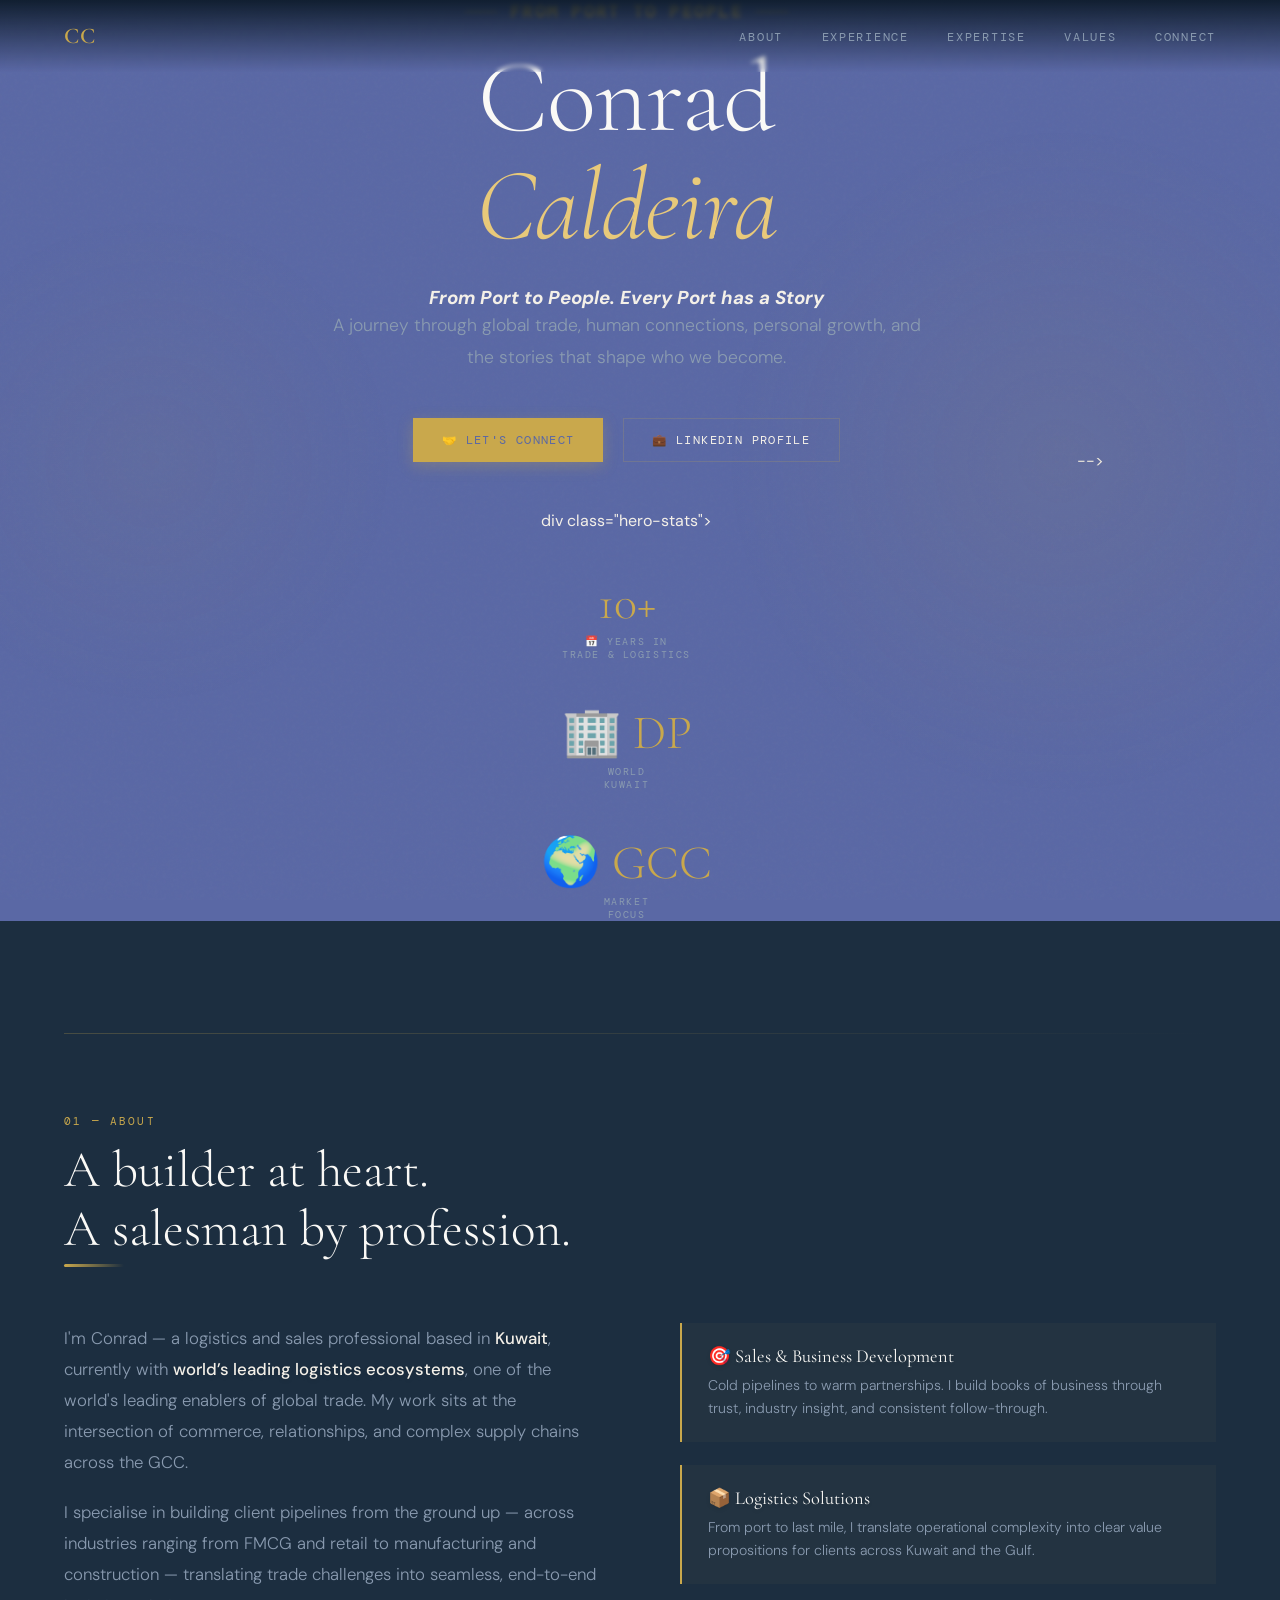
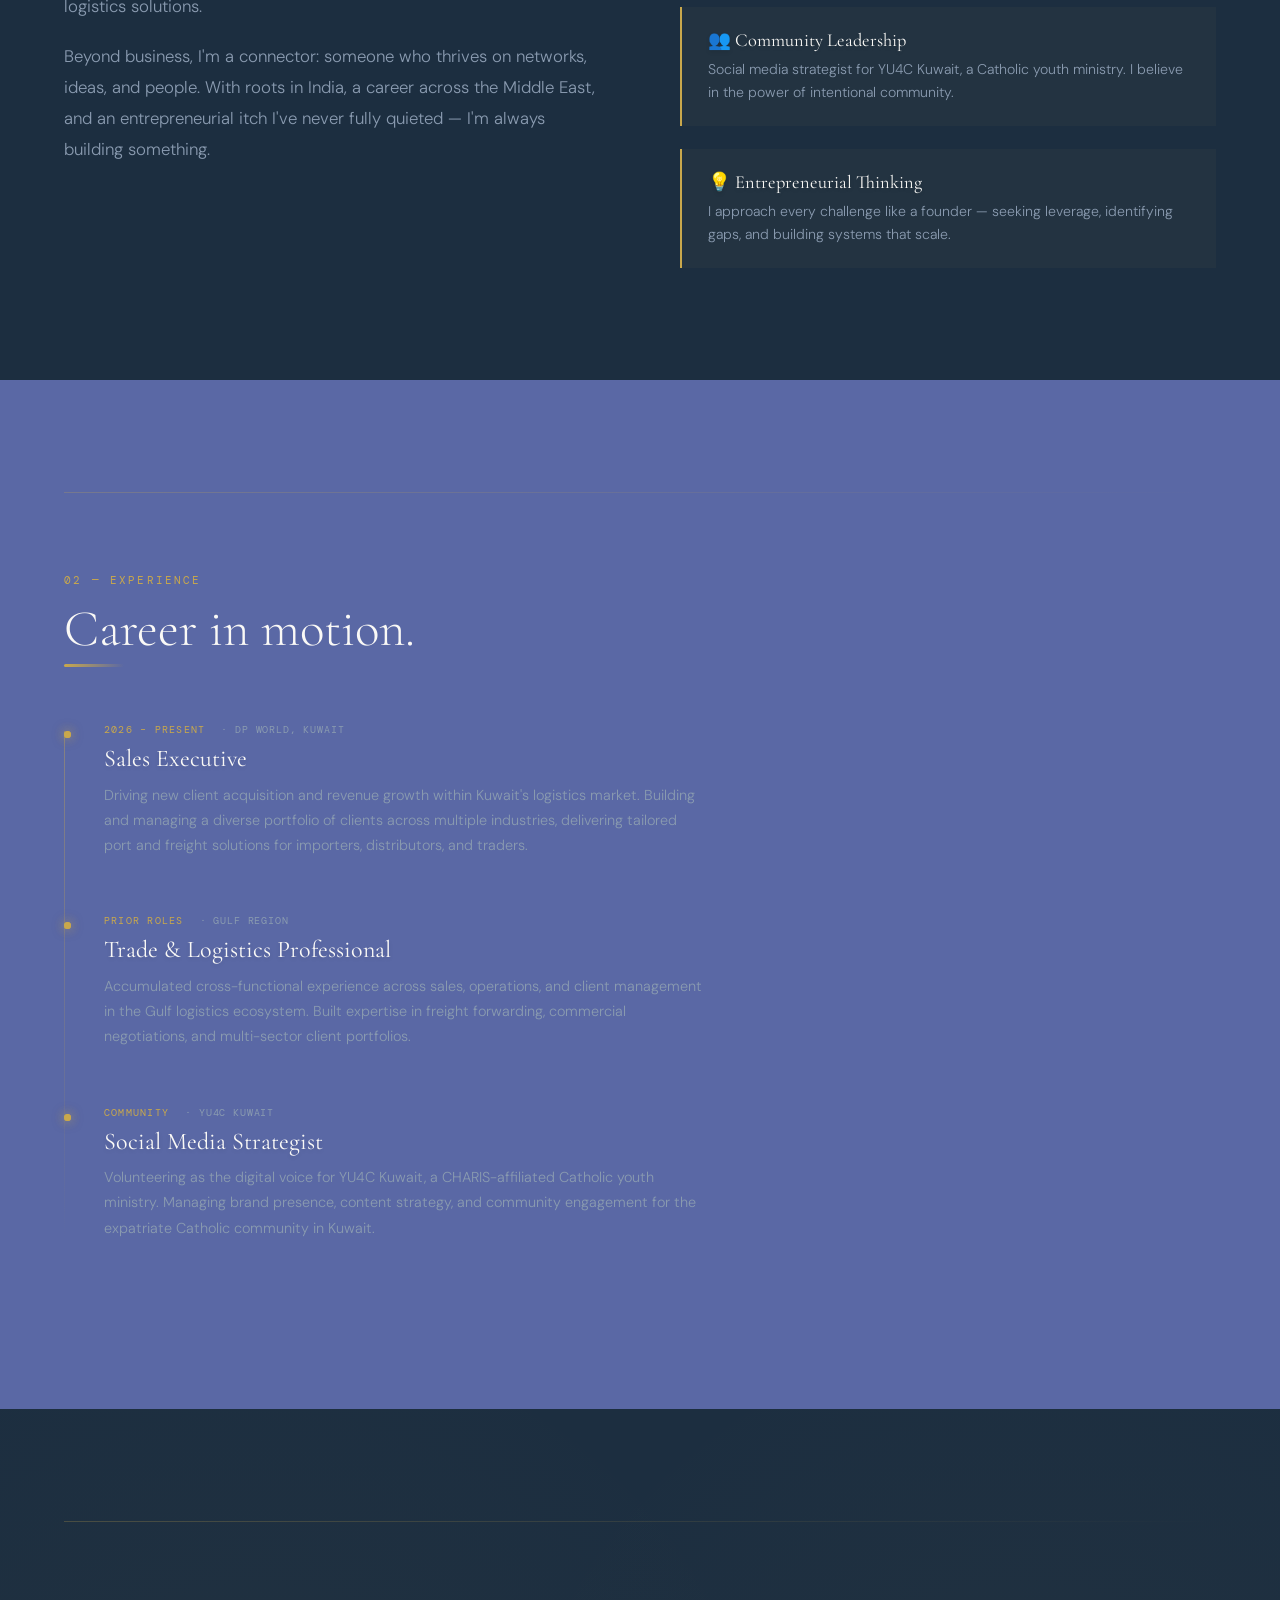
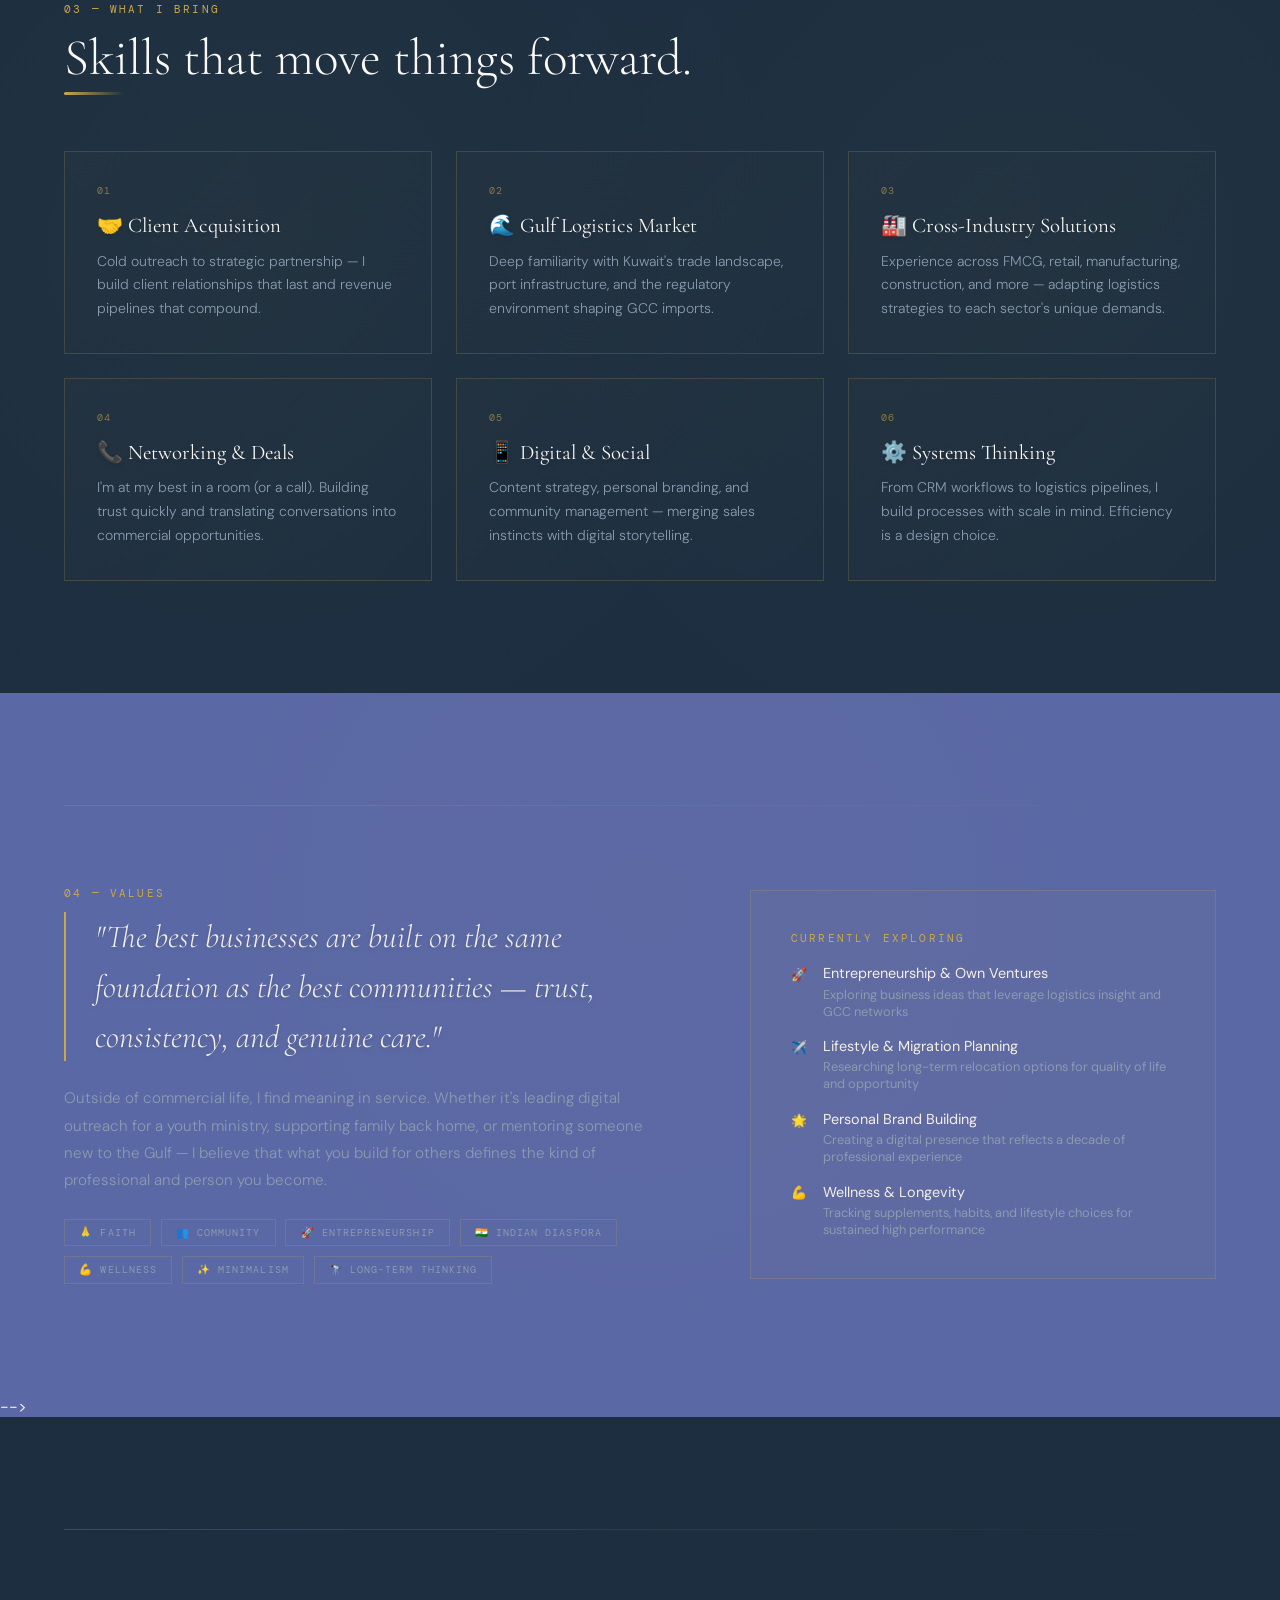
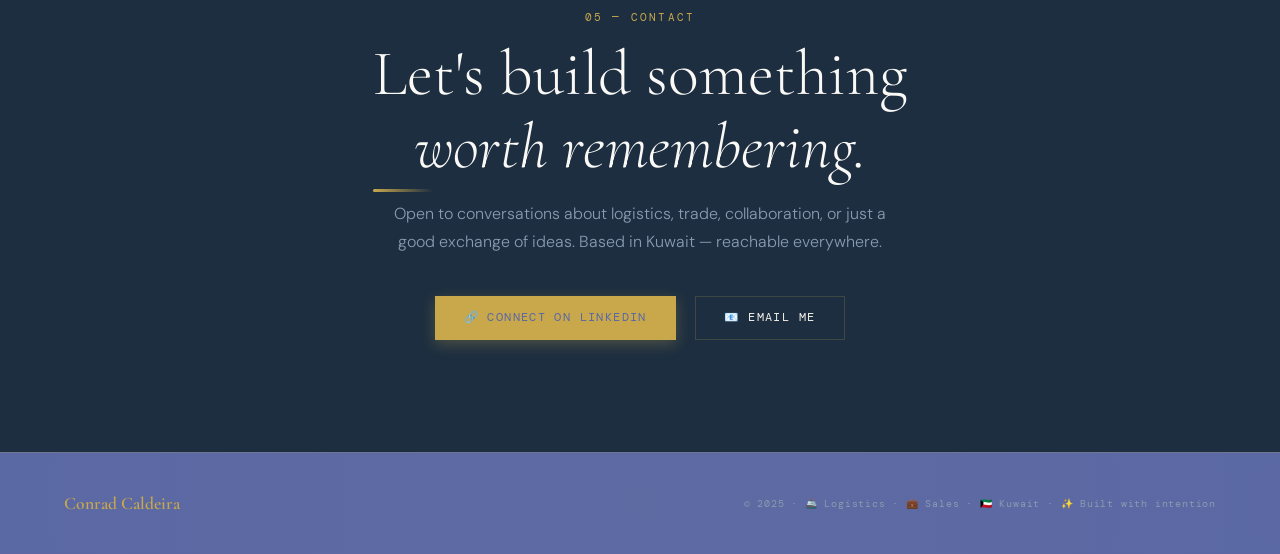
<file: index.html>
<!DOCTYPE html>
<html lang="en">
<head>
  <!-- Google tag (gtag.js) -->
<script async src="https://www.googletagmanager.com/gtag/js?id=G-9KVHE7QN24"></script>
<script>
  window.dataLayer = window.dataLayer || [];
  function gtag(){dataLayer.push(arguments);}
  gtag('js', new Date());

  gtag('config', 'G-9KVHE7QN24');
</script>
  <meta charset="UTF-8" />
  <meta name="viewport" content="width=device-width, initial-scale=1.0"/>
  <title>Conrad Caldeira — From Port to People</title>
  <link rel="preconnect" href="https://fonts.googleapis.com">
  <link rel="preconnect" href="https://fonts.gstatic.com" crossorigin>
  <link href="https://fonts.googleapis.com/css2?family=Cormorant+Garamond:ital,wght@0,300;0,400;0,600;1,300;1,400&family=DM+Sans:wght@300;400;500&family=DM+Mono:wght@300;400&display=swap" rel="stylesheet">
  <link rel="stylesheet" href="styles.css">
</head>
<body>

  <!-- NAV -->
  <nav>
    <div class="nav-logo">CC</div>
    <div class="mobile-menu-toggle">
      <span></span>
      <span></span>
      <span></span>
    </div>
    <ul class="nav-links">
      <li><a href="#about">About</a></li>
      <li><a href="#experience">Experience</a></li>
      <li><a href="#expertise">Expertise</a></li>
      <li><a href="#community">Values</a></li>
      <li><a href="#contact">Connect</a></li>
    </ul>
  </nav>

  <!-- HERO -->
  <section id="hero">
    <div class="hero-bg-circle"></div>
    <div class="hero-bg-circle hero-bg-circle-2"></div>
    <div class="hero-container">
      <div class="hero-content">
        <div class="hero-eyebrow"><h2>From Port to People</h2></div>
        <h1>Conrad<br><em>Caldeira</em></h1>
        <h3><em>From Port to People. Every Port has a Story</em></h3>
        <p class="hero-desc">
          A journey through global trade, human connections, personal growth, and the stories that shape who we become.</p>
        <div class="hero-cta">
          <a href="#contact" class="btn-primary">🤝 Let's Connect</a>
          <a href="https://www.linkedin.com/in/conradcaldeira/" target="_blank" class="btn-outline">💼 LinkedIn Profile</a>
        </div>
      </div>
  
      div class="hero-stats">
        <div class="stat-item">
          <div class="stat-number">10+</div>
          <div class="stat-label">📅 Years in<br>Trade & Logistics</div>
        </div>
        <div class="stat-item">
          <div class="stat-number">🏢 DP</div>
          <div class="stat-label">World<br>Kuwait</div>
        </div>
        <div class="stat-item">
          <div class="stat-number">🌍 GCC</div>
          <div class="stat-label">Market<br>Focus</div>
        </div>
      </div>-->
    </div>
  </section>

  <!-- ABOUT -->
  <section id="about">
    <div class="divider"></div>
    <div class="section-header reveal">
      <div class="section-eyebrow">01 — About</div>
      <h2 class="section-title">A builder at heart.<br>A salesman by profession.</h2>
    </div>
    <div class="about-grid">
      <div class="about-text reveal">
        <p>
          I'm Conrad — a logistics and sales professional based in <strong>Kuwait</strong>, currently with <strong>world’s leading logistics ecosystems</strong>, one of the world's leading enablers of global trade. My work sits at the intersection of commerce, relationships, and complex supply chains across the GCC.
        </p>
        <p>
          I specialise in building client pipelines from the ground up — across industries ranging from FMCG and retail to manufacturing and construction — translating trade challenges into seamless, end-to-end logistics solutions.
        </p>
        <p>
          Beyond business, I'm a connector: someone who thrives on networks, ideas, and people. With roots in India, a career across the Middle East, and an entrepreneurial itch I've never fully quieted — I'm always building something.
        </p>
      </div>
      <div class="about-pillars reveal">
        <div class="pillar">
          <div class="pillar-title">🎯 Sales & Business Development</div>
          <div class="pillar-desc">Cold pipelines to warm partnerships. I build books of business through trust, industry insight, and consistent follow-through.</div>
        </div>
        <div class="pillar">
          <div class="pillar-title">📦 Logistics Solutions</div>
          <div class="pillar-desc">From port to last mile, I translate operational complexity into clear value propositions for clients across Kuwait and the Gulf.</div>
        </div>
        <div class="pillar">
          <div class="pillar-title">👥 Community Leadership</div>
          <div class="pillar-desc">Social media strategist for YU4C Kuwait, a Catholic youth ministry. I believe in the power of intentional community.</div>
        </div>
        <div class="pillar">
          <div class="pillar-title">💡 Entrepreneurial Thinking</div>
          <div class="pillar-desc">I approach every challenge like a founder — seeking leverage, identifying gaps, and building systems that scale.</div>
        </div>
      </div>
    </div>
  </section>

  <!-- EXPERIENCE -->
  <section id="experience">
    <div class="divider"></div>
    <div class="section-header reveal">
      <div class="section-eyebrow">02 — Experience</div>
      <h2 class="section-title">Career in motion.</h2>
    </div>
    <div class="timeline">
      <div class="timeline-item reveal">
        <div class="timeline-meta">
          <span class="timeline-year">2026 – Present</span>
          <span class="timeline-company">· DP World, Kuwait</span>
        </div>
        <div class="timeline-role">Sales Executive</div>
        <div class="timeline-desc">
          Driving new client acquisition and revenue growth within Kuwait's logistics market. Building and managing a diverse portfolio of clients across multiple industries, delivering tailored port and freight solutions for importers, distributors, and traders.
        </div>
      </div>
      <div class="timeline-item reveal">
        <div class="timeline-meta">
          <span class="timeline-year">Prior Roles</span>
          <span class="timeline-company">· Gulf Region</span>
        </div>
        <div class="timeline-role">Trade & Logistics Professional</div>
        <div class="timeline-desc">
          Accumulated cross-functional experience across sales, operations, and client management in the Gulf logistics ecosystem. Built expertise in freight forwarding, commercial negotiations, and multi-sector client portfolios.
        </div>
      </div>
      <div class="timeline-item reveal">
        <div class="timeline-meta">
          <span class="timeline-year">Community</span>
          <span class="timeline-company">· YU4C Kuwait</span>
        </div>
        <div class="timeline-role">Social Media Strategist</div>
        <div class="timeline-desc">
          Volunteering as the digital voice for YU4C Kuwait, a CHARIS-affiliated Catholic youth ministry. Managing brand presence, content strategy, and community engagement for the expatriate Catholic community in Kuwait.
        </div>
      </div>
    </div>
  </section>

  <!-- EXPERTISE -->
  <section id="expertise">
    <div class="divider"></div>
    <div class="section-header reveal">
      <div class="section-eyebrow">03 — What I Bring</div>
      <h2 class="section-title">Skills that move things forward.</h2>
    </div>
    <div class="expertise-grid">
      <div class="expertise-card reveal">
        <div class="card-number">01</div>
        <div class="card-title">🤝 Client Acquisition</div>
        <div class="card-text">Cold outreach to strategic partnership — I build client relationships that last and revenue pipelines that compound.</div>
      </div>
      <div class="expertise-card reveal">
        <div class="card-number">02</div>
        <div class="card-title">🌊 Gulf Logistics Market</div>
        <div class="card-text">Deep familiarity with Kuwait's trade landscape, port infrastructure, and the regulatory environment shaping GCC imports.</div>
      </div>
      <div class="expertise-card reveal">
        <div class="card-number">03</div>
        <div class="card-title">🏭 Cross-Industry Solutions</div>
        <div class="card-text">Experience across FMCG, retail, manufacturing, construction, and more — adapting logistics strategies to each sector's unique demands.</div>
      </div>
      <div class="expertise-card reveal">
        <div class="card-number">04</div>
        <div class="card-title">📞 Networking & Deals</div>
        <div class="card-text">I'm at my best in a room (or a call). Building trust quickly and translating conversations into commercial opportunities.</div>
      </div>
      <div class="expertise-card reveal">
        <div class="card-number">05</div>
        <div class="card-title">📱 Digital & Social</div>
        <div class="card-text">Content strategy, personal branding, and community management — merging sales instincts with digital storytelling.</div>
      </div>
      <div class="expertise-card reveal">
        <div class="card-number">06</div>
        <div class="card-title">⚙️ Systems Thinking</div>
        <div class="card-text">From CRM workflows to logistics pipelines, I build processes with scale in mind. Efficiency is a design choice.</div>
      </div>
    </div>
  </section>

  <!-- COMMUNITY / VALUES -->

  <section id="community">
    <div class="divider"></div>
    <div class="community-inner">
      <div class="reveal">
        <div class="section-eyebrow">04 — Values</div>
        <blockquote class="community-quote">
          "The best businesses are built on the same foundation as the best communities — trust, consistency, and genuine care."
        </blockquote>
        <p class="community-body">
          Outside of commercial life, I find meaning in service. Whether it's leading digital outreach for a youth ministry, supporting family back home, or mentoring someone new to the Gulf — I believe that what you build for others defines the kind of professional and person you become.
        </p>
        <div class="tag-list">
          <span class="tag">🙏 Faith</span>
          <span class="tag">👥 Community</span>
          <span class="tag">🚀 Entrepreneurship</span>
          <span class="tag">🇮🇳 Indian Diaspora</span>
          <span class="tag">💪 Wellness</span>
          <span class="tag">✨ Minimalism</span>
          <span class="tag">🔭 Long-term Thinking</span>
        </div>
      </div>
      <div class="reveal">
        <div style="padding: 2.5rem; border: 1px solid var(--border); background: rgba(201,168,76,0.03);">
          <div class="section-eyebrow" style="margin-bottom: 1.2rem;">Currently Exploring</div>
          <div style="display: flex; flex-direction: column; gap: 1.1rem;">
            <div style="display: flex; gap: 1rem; align-items: flex-start;">
              <span style="color: var(--gold); font-size: 0.8rem; margin-top: 0.1rem;">🚀</span>
              <div>
                <div style="font-size: 0.9rem; color: var(--cream); margin-bottom: 0.2rem;">Entrepreneurship & Own Ventures</div>
                <div style="font-size: 0.8rem; color: var(--text-muted);">Exploring business ideas that leverage logistics insight and GCC networks</div>
              </div>
            </div>
            <div style="display: flex; gap: 1rem; align-items: flex-start;">
              <span style="color: var(--gold); font-size: 0.8rem; margin-top: 0.1rem;">✈️</span>
              <div>
                <div style="font-size: 0.9rem; color: var(--cream); margin-bottom: 0.2rem;">Lifestyle & Migration Planning</div>
                <div style="font-size: 0.8rem; color: var(--text-muted);">Researching long-term relocation options for quality of life and opportunity</div>
              </div>
            </div>
            <div style="display: flex; gap: 1rem; align-items: flex-start;">
              <span style="color: var(--gold); font-size: 0.8rem; margin-top: 0.1rem;">🌟</span>
              <div>
                <div style="font-size: 0.9rem; color: var(--cream); margin-bottom: 0.2rem;">Personal Brand Building</div>
                <div style="font-size: 0.8rem; color: var(--text-muted);">Creating a digital presence that reflects a decade of professional experience</div>
              </div>
            </div>
            <div style="display: flex; gap: 1rem; align-items: flex-start;">
              <span style="color: var(--gold); font-size: 0.8rem; margin-top: 0.1rem;">💪</span>
              <div>
                <div style="font-size: 0.9rem; color: var(--cream); margin-bottom: 0.2rem;">Wellness & Longevity</div>
                <div style="font-size: 0.8rem; color: var(--text-muted);">Tracking supplements, habits, and lifestyle choices for sustained high performance</div>
              </div>
            </div>
          </div>
        </div>
      </div>
    </div>
  </section>
-->
  <!-- CONTACT -->
  <section id="contact">
    <div class="divider"></div>
    <div class="reveal">
      <div class="section-eyebrow">05 — Contact</div>
      <h2 class="section-title">Let's build something<br><em>worth remembering.</em></h2>
      <p class="contact-sub">Open to conversations about logistics, trade, collaboration, or just a good exchange of ideas. Based in Kuwait — reachable everywhere.</p>
      <div class="contact-links">
        <a href="https://www.linkedin.com/in/conradcaldeira/" target="_blank" class="btn-primary">🔗 Connect on LinkedIn</a>
        <a href="mailto:hello@conradcaldeira.com" class="btn-outline">📧 Email Me</a>
      </div>
    </div>
  </section>

  <!-- FOOTER -->
  <footer>
    <div class="footer-logo">Conrad Caldeira</div>
    <div class="footer-copy">© 2025 · 🚢 Logistics · 💼 Sales · 🇰🇼 Kuwait · ✨ Built with intention</div>
  </footer>

  <script src="script.js"></script>
</body>
</html>
</file>
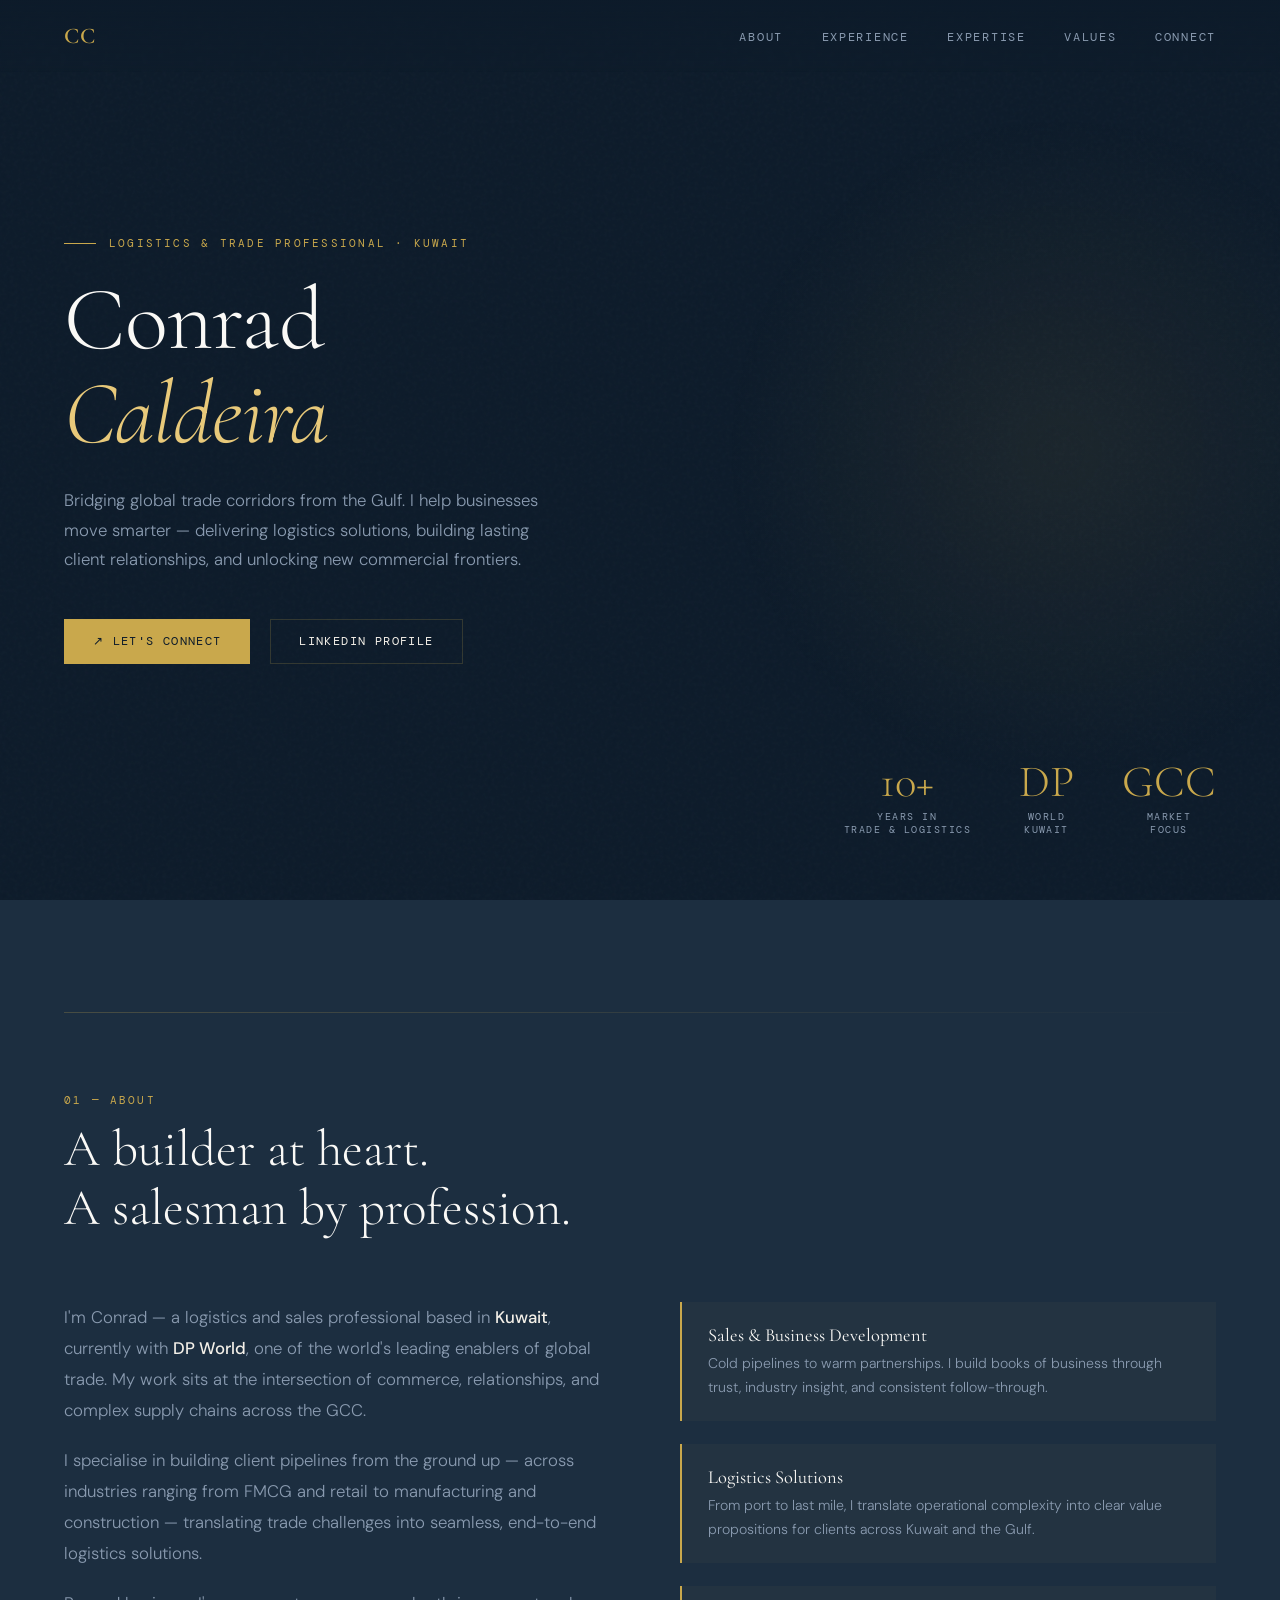
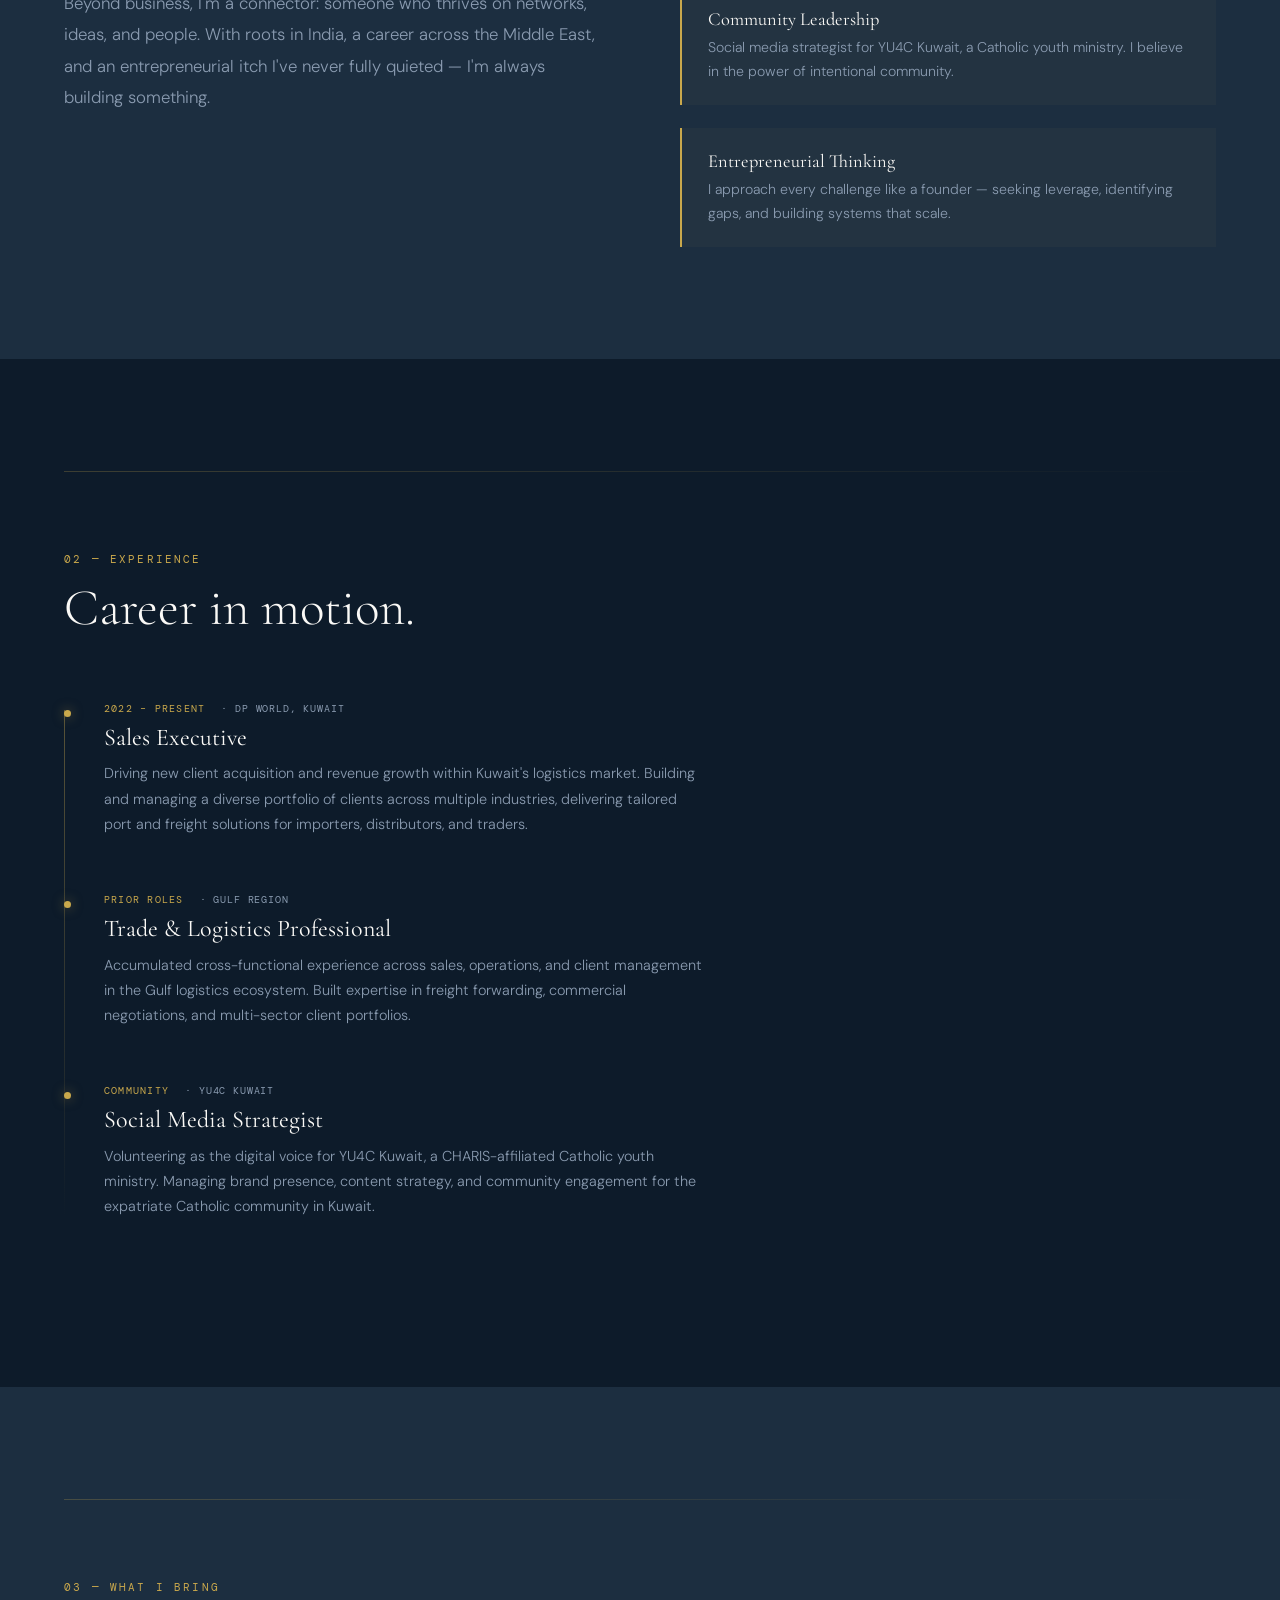
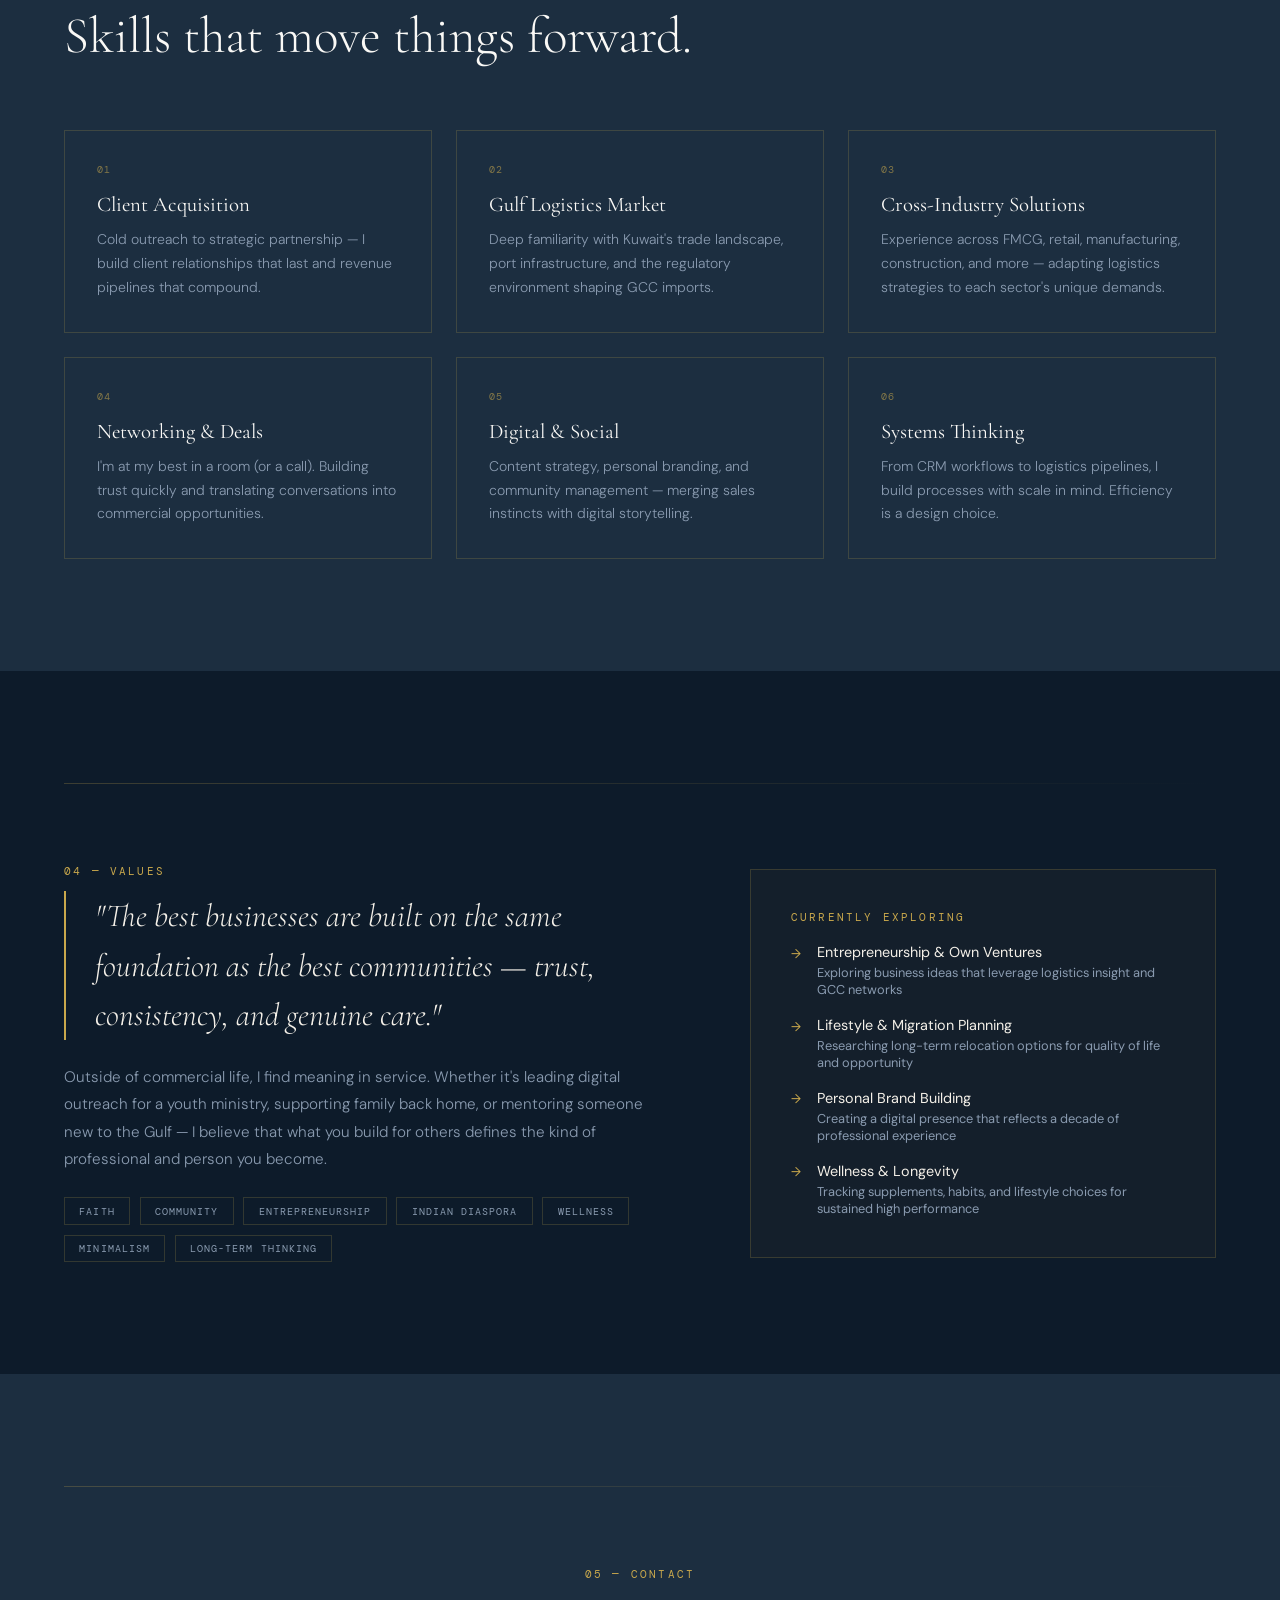
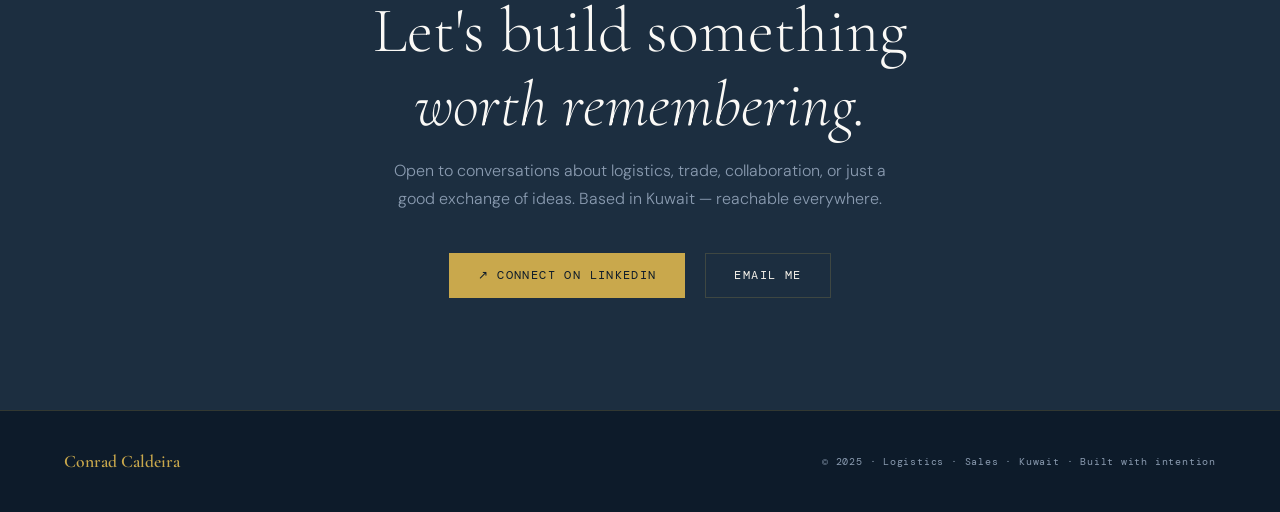
<file: Index.html>
<!DOCTYPE html>
<html lang="en">
<head>
  <meta charset="UTF-8" />
  <meta name="viewport" content="width=device-width, initial-scale=1.0"/>
  <title>Conrad Caldeira — Logistics & Trade Specialist</title>
  <link rel="preconnect" href="https://fonts.googleapis.com">
  <link rel="preconnect" href="https://fonts.gstatic.com" crossorigin>
  <link href="https://fonts.googleapis.com/css2?family=Cormorant+Garamond:ital,wght@0,300;0,400;0,600;1,300;1,400&family=DM+Sans:wght@300;400;500&family=DM+Mono:wght@300;400&display=swap" rel="stylesheet">

  <style>
    :root {
      --navy: #0d1b2a;
      --slate: #1c2e40;
      --gold: #c9a84c;
      --gold-light: #e8c97a;
      --cream: #f4f0e8;
      --offwhite: #faf9f6;
      --text-muted: #8a9bb0;
      --border: rgba(201,168,76,0.2);
    }

    *, *::before, *::after { box-sizing: border-box; margin: 0; padding: 0; }

    html { scroll-behavior: smooth; }

    body {
      font-family: 'DM Sans', sans-serif;
      background: var(--navy);
      color: var(--cream);
      overflow-x: hidden;
    }

    /* ── NOISE TEXTURE OVERLAY ── */
    body::before {
      content: '';
      position: fixed;
      inset: 0;
      background-image: url("data:image/svg+xml,%3Csvg viewBox='0 0 256 256' xmlns='http://www.w3.org/2000/svg'%3E%3Cfilter id='noise'%3E%3CfeTurbulence type='fractalNoise' baseFrequency='0.9' numOctaves='4' stitchTiles='stitch'/%3E%3C/filter%3E%3Crect width='100%25' height='100%25' filter='url(%23noise)' opacity='0.04'/%3E%3C/svg%3E");
      pointer-events: none;
      z-index: 0;
      opacity: 0.6;
    }

    /* ── NAV ── */
    nav {
      position: fixed;
      top: 0; left: 0; right: 0;
      z-index: 100;
      padding: 1.4rem 4rem;
      display: flex;
      justify-content: space-between;
      align-items: center;
      background: linear-gradient(to bottom, rgba(13,27,42,0.95), transparent);
      backdrop-filter: blur(2px);
    }

    .nav-logo {
      font-family: 'Cormorant Garamond', serif;
      font-size: 1.4rem;
      font-weight: 600;
      letter-spacing: 0.06em;
      color: var(--gold);
    }

    .nav-links {
      display: flex;
      gap: 2.4rem;
      list-style: none;
    }

    .nav-links a {
      font-family: 'DM Mono', monospace;
      font-size: 0.72rem;
      letter-spacing: 0.15em;
      text-transform: uppercase;
      color: var(--text-muted);
      text-decoration: none;
      transition: color 0.25s;
    }

    .nav-links a:hover { color: var(--gold); }

    /* ── HERO ── */
    #hero {
      position: relative;
      min-height: 100vh;
      display: flex;
      align-items: center;
      padding: 0 4rem;
      overflow: hidden;
    }

    .hero-bg-circle {
      position: absolute;
      width: 680px;
      height: 680px;
      border-radius: 50%;
      background: radial-gradient(circle, rgba(201,168,76,0.08) 0%, transparent 70%);
      right: -120px;
      top: 50%;
      transform: translateY(-50%);
      pointer-events: none;
    }

    .hero-line {
      position: absolute;
      left: 0;
      top: 50%;
      width: 3.5rem;
      height: 1px;
      background: var(--gold);
      opacity: 0.6;
    }

    .hero-content {
      max-width: 680px;
      position: relative;
      z-index: 1;
      animation: fadeUp 1s ease both;
    }

    .hero-eyebrow {
      font-family: 'DM Mono', monospace;
      font-size: 0.7rem;
      letter-spacing: 0.2em;
      text-transform: uppercase;
      color: var(--gold);
      margin-bottom: 1.4rem;
      display: flex;
      align-items: center;
      gap: 0.8rem;
    }

    .hero-eyebrow::before {
      content: '';
      display: inline-block;
      width: 2rem;
      height: 1px;
      background: var(--gold);
    }

    h1 {
      font-family: 'Cormorant Garamond', serif;
      font-size: clamp(3.2rem, 7vw, 5.8rem);
      font-weight: 300;
      line-height: 1.05;
      letter-spacing: -0.01em;
      color: var(--offwhite);
      margin-bottom: 1.6rem;
    }

    h1 em {
      font-style: italic;
      color: var(--gold-light);
    }

    .hero-desc {
      font-size: 1.05rem;
      line-height: 1.75;
      color: var(--text-muted);
      max-width: 480px;
      margin-bottom: 2.8rem;
      font-weight: 300;
    }

    .hero-cta {
      display: flex;
      gap: 1.2rem;
      flex-wrap: wrap;
    }

    .btn-primary {
      display: inline-flex;
      align-items: center;
      gap: 0.5rem;
      padding: 0.85rem 1.8rem;
      background: var(--gold);
      color: var(--navy);
      font-family: 'DM Mono', monospace;
      font-size: 0.72rem;
      letter-spacing: 0.12em;
      text-transform: uppercase;
      text-decoration: none;
      font-weight: 400;
      transition: background 0.25s, transform 0.2s;
    }

    .btn-primary:hover {
      background: var(--gold-light);
      transform: translateY(-2px);
    }

    .btn-outline {
      display: inline-flex;
      align-items: center;
      gap: 0.5rem;
      padding: 0.85rem 1.8rem;
      border: 1px solid var(--border);
      color: var(--cream);
      font-family: 'DM Mono', monospace;
      font-size: 0.72rem;
      letter-spacing: 0.12em;
      text-transform: uppercase;
      text-decoration: none;
      transition: border-color 0.25s, color 0.25s;
    }

    .btn-outline:hover {
      border-color: var(--gold);
      color: var(--gold);
    }

    .hero-stats {
      position: absolute;
      right: 4rem;
      bottom: 4rem;
      display: flex;
      gap: 3rem;
      z-index: 1;
      animation: fadeUp 1.2s 0.3s ease both;
    }

    .stat-item { text-align: center; }

    .stat-number {
      font-family: 'Cormorant Garamond', serif;
      font-size: 2.8rem;
      font-weight: 300;
      color: var(--gold);
      line-height: 1;
    }

    .stat-label {
      font-family: 'DM Mono', monospace;
      font-size: 0.62rem;
      letter-spacing: 0.15em;
      text-transform: uppercase;
      color: var(--text-muted);
      margin-top: 0.3rem;
    }

    /* ── SECTION SHARED ── */
    section {
      position: relative;
      z-index: 1;
      padding: 7rem 4rem;
    }

    .section-header {
      margin-bottom: 4rem;
    }

    .section-eyebrow {
      font-family: 'DM Mono', monospace;
      font-size: 0.68rem;
      letter-spacing: 0.2em;
      text-transform: uppercase;
      color: var(--gold);
      margin-bottom: 0.8rem;
    }

    .section-title {
      font-family: 'Cormorant Garamond', serif;
      font-size: clamp(2rem, 4vw, 3.2rem);
      font-weight: 300;
      color: var(--offwhite);
      line-height: 1.15;
    }

    .divider {
      width: 100%;
      height: 1px;
      background: linear-gradient(to right, var(--gold), transparent);
      opacity: 0.25;
      margin: 0 0 5rem 0;
    }

    /* ── ABOUT ── */
    #about {
      background: var(--slate);
    }

    .about-grid {
      display: grid;
      grid-template-columns: 1fr 1fr;
      gap: 5rem;
      align-items: start;
    }

    .about-text p {
      font-size: 1.05rem;
      line-height: 1.85;
      color: var(--text-muted);
      font-weight: 300;
      margin-bottom: 1.2rem;
    }

    .about-text p strong {
      color: var(--cream);
      font-weight: 500;
    }

    .about-pillars {
      display: flex;
      flex-direction: column;
      gap: 1.4rem;
    }

    .pillar {
      padding: 1.4rem 1.6rem;
      border-left: 2px solid var(--gold);
      background: rgba(201,168,76,0.04);
    }

    .pillar-title {
      font-family: 'Cormorant Garamond', serif;
      font-size: 1.15rem;
      color: var(--offwhite);
      margin-bottom: 0.4rem;
    }

    .pillar-desc {
      font-size: 0.88rem;
      color: var(--text-muted);
      line-height: 1.65;
      font-weight: 300;
    }

    /* ── EXPERIENCE ── */
    #experience {
      background: var(--navy);
    }

    .timeline {
      position: relative;
      padding-left: 2.5rem;
    }

    .timeline::before {
      content: '';
      position: absolute;
      left: 0;
      top: 0.5rem;
      bottom: 0;
      width: 1px;
      background: linear-gradient(to bottom, var(--gold), transparent);
      opacity: 0.4;
    }

    .timeline-item {
      position: relative;
      margin-bottom: 3.5rem;
      animation: fadeUp 0.7s ease both;
    }

    .timeline-item::before {
      content: '';
      position: absolute;
      left: -2.5rem;
      top: 0.5rem;
      width: 7px;
      height: 7px;
      border-radius: 50%;
      background: var(--gold);
      box-shadow: 0 0 12px rgba(201,168,76,0.5);
    }

    .timeline-meta {
      display: flex;
      align-items: center;
      gap: 1rem;
      margin-bottom: 0.5rem;
    }

    .timeline-year {
      font-family: 'DM Mono', monospace;
      font-size: 0.65rem;
      letter-spacing: 0.12em;
      color: var(--gold);
      text-transform: uppercase;
    }

    .timeline-company {
      font-family: 'DM Mono', monospace;
      font-size: 0.65rem;
      letter-spacing: 0.08em;
      color: var(--text-muted);
      text-transform: uppercase;
    }

    .timeline-role {
      font-family: 'Cormorant Garamond', serif;
      font-size: 1.5rem;
      color: var(--offwhite);
      font-weight: 400;
      margin-bottom: 0.6rem;
    }

    .timeline-desc {
      font-size: 0.9rem;
      line-height: 1.75;
      color: var(--text-muted);
      font-weight: 300;
      max-width: 600px;
    }

    /* ── EXPERTISE ── */
    #expertise {
      background: var(--slate);
    }

    .expertise-grid {
      display: grid;
      grid-template-columns: repeat(3, 1fr);
      gap: 1.5rem;
    }

    .expertise-card {
      padding: 2rem;
      border: 1px solid var(--border);
      transition: border-color 0.3s, transform 0.3s;
      position: relative;
      overflow: hidden;
    }

    .expertise-card::after {
      content: '';
      position: absolute;
      bottom: 0; left: 0; right: 0;
      height: 2px;
      background: linear-gradient(to right, var(--gold), transparent);
      transform: scaleX(0);
      transform-origin: left;
      transition: transform 0.35s ease;
    }

    .expertise-card:hover {
      border-color: rgba(201,168,76,0.5);
      transform: translateY(-4px);
    }

    .expertise-card:hover::after {
      transform: scaleX(1);
    }

    .card-number {
      font-family: 'DM Mono', monospace;
      font-size: 0.6rem;
      letter-spacing: 0.15em;
      color: var(--gold);
      opacity: 0.6;
      margin-bottom: 1rem;
    }

    .card-title {
      font-family: 'Cormorant Garamond', serif;
      font-size: 1.3rem;
      color: var(--offwhite);
      margin-bottom: 0.7rem;
    }

    .card-text {
      font-size: 0.875rem;
      line-height: 1.7;
      color: var(--text-muted);
      font-weight: 300;
    }

    /* ── VALUES / COMMUNITY ── */
    #community {
      background: var(--navy);
    }

    .community-inner {
      display: grid;
      grid-template-columns: 1.3fr 1fr;
      gap: 5rem;
      align-items: center;
    }

    .community-quote {
      font-family: 'Cormorant Garamond', serif;
      font-size: clamp(1.4rem, 2.8vw, 2rem);
      font-weight: 300;
      font-style: italic;
      line-height: 1.55;
      color: var(--cream);
      border-left: 2px solid var(--gold);
      padding-left: 1.8rem;
      margin-bottom: 1.5rem;
    }

    .community-body {
      font-size: 0.95rem;
      line-height: 1.8;
      color: var(--text-muted);
      font-weight: 300;
    }

    .tag-list {
      display: flex;
      flex-wrap: wrap;
      gap: 0.6rem;
      margin-top: 1.5rem;
    }

    .tag {
      font-family: 'DM Mono', monospace;
      font-size: 0.65rem;
      letter-spacing: 0.1em;
      text-transform: uppercase;
      padding: 0.4rem 0.9rem;
      border: 1px solid var(--border);
      color: var(--text-muted);
    }

    /* ── CONTACT ── */
    #contact {
      background: var(--slate);
      text-align: center;
    }

    #contact .section-title {
      font-size: clamp(2.5rem, 5vw, 4rem);
    }

    .contact-sub {
      font-size: 1rem;
      color: var(--text-muted);
      max-width: 500px;
      margin: 1rem auto 2.5rem;
      line-height: 1.75;
      font-weight: 300;
    }

    .contact-links {
      display: flex;
      justify-content: center;
      gap: 1.2rem;
      flex-wrap: wrap;
    }

    /* ── FOOTER ── */
    footer {
      background: var(--navy);
      padding: 2.5rem 4rem;
      display: flex;
      justify-content: space-between;
      align-items: center;
      border-top: 1px solid var(--border);
      position: relative;
      z-index: 1;
    }

    .footer-logo {
      font-family: 'Cormorant Garamond', serif;
      font-size: 1.1rem;
      color: var(--gold);
      font-weight: 600;
    }

    .footer-copy {
      font-family: 'DM Mono', monospace;
      font-size: 0.62rem;
      color: var(--text-muted);
      letter-spacing: 0.08em;
    }

    /* ── ANIMATION ── */
    @keyframes fadeUp {
      from { opacity: 0; transform: translateY(30px); }
      to   { opacity: 1; transform: translateY(0); }
    }

    .reveal {
      opacity: 0;
      transform: translateY(24px);
      transition: opacity 0.7s ease, transform 0.7s ease;
    }

    .reveal.visible {
      opacity: 1;
      transform: none;
    }

    /* ── RESPONSIVE ── */
    @media (max-width: 900px) {
      nav { padding: 1.2rem 1.8rem; }
      .nav-links { display: none; }
      #hero { padding: 0 1.8rem; }
      section { padding: 5rem 1.8rem; }
      .about-grid, .community-inner { grid-template-columns: 1fr; gap: 2.5rem; }
      .expertise-grid { grid-template-columns: 1fr 1fr; }
      .hero-stats { position: relative; right: auto; bottom: auto; margin-top: 3rem; justify-content: flex-start; }
      footer { flex-direction: column; gap: 1rem; text-align: center; padding: 2rem 1.8rem; }
    }

    @media (max-width: 580px) {
      .expertise-grid { grid-template-columns: 1fr; }
    }
  </style>
</head>
<body>

  <!-- NAV -->
  <nav>
    <div class="nav-logo">CC</div>
    <ul class="nav-links">
      <li><a href="#about">About</a></li>
      <li><a href="#experience">Experience</a></li>
      <li><a href="#expertise">Expertise</a></li>
      <li><a href="#community">Values</a></li>
      <li><a href="#contact">Connect</a></li>
    </ul>
  </nav>

  <!-- HERO -->
  <section id="hero">
    <div class="hero-bg-circle"></div>
    <div class="hero-content">
      <div class="hero-eyebrow">Logistics &amp; Trade Professional · Kuwait</div>
      <h1>Conrad<br><em>Caldeira</em></h1>
      <p class="hero-desc">
        Bridging global trade corridors from the Gulf. I help businesses move smarter — delivering logistics solutions, building lasting client relationships, and unlocking new commercial frontiers.
      </p>
      <div class="hero-cta">
        <a href="#contact" class="btn-primary">↗ Let's Connect</a>
        <a href="https://www.linkedin.com/in/conradcaldeira/" target="_blank" class="btn-outline">LinkedIn Profile</a>
      </div>
    </div>
    <div class="hero-stats">
      <div class="stat-item">
        <div class="stat-number">10+</div>
        <div class="stat-label">Years in<br>Trade & Logistics</div>
      </div>
      <div class="stat-item">
        <div class="stat-number">DP</div>
        <div class="stat-label">World<br>Kuwait</div>
      </div>
      <div class="stat-item">
        <div class="stat-number">GCC</div>
        <div class="stat-label">Market<br>Focus</div>
      </div>
    </div>
  </section>

  <!-- ABOUT -->
  <section id="about">
    <div class="divider"></div>
    <div class="section-header reveal">
      <div class="section-eyebrow">01 — About</div>
      <h2 class="section-title">A builder at heart.<br>A salesman by profession.</h2>
    </div>
    <div class="about-grid">
      <div class="about-text reveal">
        <p>
          I'm Conrad — a logistics and sales professional based in <strong>Kuwait</strong>, currently with <strong>DP World</strong>, one of the world's leading enablers of global trade. My work sits at the intersection of commerce, relationships, and complex supply chains across the GCC.
        </p>
        <p>
          I specialise in building client pipelines from the ground up — across industries ranging from FMCG and retail to manufacturing and construction — translating trade challenges into seamless, end-to-end logistics solutions.
        </p>
        <p>
          Beyond business, I'm a connector: someone who thrives on networks, ideas, and people. With roots in India, a career across the Middle East, and an entrepreneurial itch I've never fully quieted — I'm always building something.
        </p>
      </div>
      <div class="about-pillars reveal">
        <div class="pillar">
          <div class="pillar-title">Sales & Business Development</div>
          <div class="pillar-desc">Cold pipelines to warm partnerships. I build books of business through trust, industry insight, and consistent follow-through.</div>
        </div>
        <div class="pillar">
          <div class="pillar-title">Logistics Solutions</div>
          <div class="pillar-desc">From port to last mile, I translate operational complexity into clear value propositions for clients across Kuwait and the Gulf.</div>
        </div>
        <div class="pillar">
          <div class="pillar-title">Community Leadership</div>
          <div class="pillar-desc">Social media strategist for YU4C Kuwait, a Catholic youth ministry. I believe in the power of intentional community.</div>
        </div>
        <div class="pillar">
          <div class="pillar-title">Entrepreneurial Thinking</div>
          <div class="pillar-desc">I approach every challenge like a founder — seeking leverage, identifying gaps, and building systems that scale.</div>
        </div>
      </div>
    </div>
  </section>

  <!-- EXPERIENCE -->
  <section id="experience">
    <div class="divider"></div>
    <div class="section-header reveal">
      <div class="section-eyebrow">02 — Experience</div>
      <h2 class="section-title">Career in motion.</h2>
    </div>
    <div class="timeline">
      <div class="timeline-item reveal">
        <div class="timeline-meta">
          <span class="timeline-year">2022 – Present</span>
          <span class="timeline-company">· DP World, Kuwait</span>
        </div>
        <div class="timeline-role">Sales Executive</div>
        <div class="timeline-desc">
          Driving new client acquisition and revenue growth within Kuwait's logistics market. Building and managing a diverse portfolio of clients across multiple industries, delivering tailored port and freight solutions for importers, distributors, and traders.
        </div>
      </div>
      <div class="timeline-item reveal">
        <div class="timeline-meta">
          <span class="timeline-year">Prior Roles</span>
          <span class="timeline-company">· Gulf Region</span>
        </div>
        <div class="timeline-role">Trade & Logistics Professional</div>
        <div class="timeline-desc">
          Accumulated cross-functional experience across sales, operations, and client management in the Gulf logistics ecosystem. Built expertise in freight forwarding, commercial negotiations, and multi-sector client portfolios.
        </div>
      </div>
      <div class="timeline-item reveal">
        <div class="timeline-meta">
          <span class="timeline-year">Community</span>
          <span class="timeline-company">· YU4C Kuwait</span>
        </div>
        <div class="timeline-role">Social Media Strategist</div>
        <div class="timeline-desc">
          Volunteering as the digital voice for YU4C Kuwait, a CHARIS-affiliated Catholic youth ministry. Managing brand presence, content strategy, and community engagement for the expatriate Catholic community in Kuwait.
        </div>
      </div>
    </div>
  </section>

  <!-- EXPERTISE -->
  <section id="expertise">
    <div class="divider"></div>
    <div class="section-header reveal">
      <div class="section-eyebrow">03 — What I Bring</div>
      <h2 class="section-title">Skills that move things forward.</h2>
    </div>
    <div class="expertise-grid">
      <div class="expertise-card reveal">
        <div class="card-number">01</div>
        <div class="card-title">Client Acquisition</div>
        <div class="card-text">Cold outreach to strategic partnership — I build client relationships that last and revenue pipelines that compound.</div>
      </div>
      <div class="expertise-card reveal">
        <div class="card-number">02</div>
        <div class="card-title">Gulf Logistics Market</div>
        <div class="card-text">Deep familiarity with Kuwait's trade landscape, port infrastructure, and the regulatory environment shaping GCC imports.</div>
      </div>
      <div class="expertise-card reveal">
        <div class="card-number">03</div>
        <div class="card-title">Cross-Industry Solutions</div>
        <div class="card-text">Experience across FMCG, retail, manufacturing, construction, and more — adapting logistics strategies to each sector's unique demands.</div>
      </div>
      <div class="expertise-card reveal">
        <div class="card-number">04</div>
        <div class="card-title">Networking & Deals</div>
        <div class="card-text">I'm at my best in a room (or a call). Building trust quickly and translating conversations into commercial opportunities.</div>
      </div>
      <div class="expertise-card reveal">
        <div class="card-number">05</div>
        <div class="card-title">Digital & Social</div>
        <div class="card-text">Content strategy, personal branding, and community management — merging sales instincts with digital storytelling.</div>
      </div>
      <div class="expertise-card reveal">
        <div class="card-number">06</div>
        <div class="card-title">Systems Thinking</div>
        <div class="card-text">From CRM workflows to logistics pipelines, I build processes with scale in mind. Efficiency is a design choice.</div>
      </div>
    </div>
  </section>

  <!-- COMMUNITY / VALUES -->
  <section id="community">
    <div class="divider"></div>
    <div class="community-inner">
      <div class="reveal">
        <div class="section-eyebrow">04 — Values</div>
        <blockquote class="community-quote">
          "The best businesses are built on the same foundation as the best communities — trust, consistency, and genuine care."
        </blockquote>
        <p class="community-body">
          Outside of commercial life, I find meaning in service. Whether it's leading digital outreach for a youth ministry, supporting family back home, or mentoring someone new to the Gulf — I believe that what you build for others defines the kind of professional and person you become.
        </p>
        <div class="tag-list">
          <span class="tag">Faith</span>
          <span class="tag">Community</span>
          <span class="tag">Entrepreneurship</span>
          <span class="tag">Indian Diaspora</span>
          <span class="tag">Wellness</span>
          <span class="tag">Minimalism</span>
          <span class="tag">Long-term Thinking</span>
        </div>
      </div>
      <div class="reveal">
        <div style="padding: 2.5rem; border: 1px solid var(--border); background: rgba(201,168,76,0.03);">
          <div class="section-eyebrow" style="margin-bottom: 1.2rem;">Currently Exploring</div>
          <div style="display: flex; flex-direction: column; gap: 1.1rem;">
            <div style="display: flex; gap: 1rem; align-items: flex-start;">
              <span style="color: var(--gold); font-size: 0.8rem; margin-top: 0.1rem;">→</span>
              <div>
                <div style="font-size: 0.9rem; color: var(--cream); margin-bottom: 0.2rem;">Entrepreneurship & Own Ventures</div>
                <div style="font-size: 0.8rem; color: var(--text-muted);">Exploring business ideas that leverage logistics insight and GCC networks</div>
              </div>
            </div>
            <div style="display: flex; gap: 1rem; align-items: flex-start;">
              <span style="color: var(--gold); font-size: 0.8rem; margin-top: 0.1rem;">→</span>
              <div>
                <div style="font-size: 0.9rem; color: var(--cream); margin-bottom: 0.2rem;">Lifestyle & Migration Planning</div>
                <div style="font-size: 0.8rem; color: var(--text-muted);">Researching long-term relocation options for quality of life and opportunity</div>
              </div>
            </div>
            <div style="display: flex; gap: 1rem; align-items: flex-start;">
              <span style="color: var(--gold); font-size: 0.8rem; margin-top: 0.1rem;">→</span>
              <div>
                <div style="font-size: 0.9rem; color: var(--cream); margin-bottom: 0.2rem;">Personal Brand Building</div>
                <div style="font-size: 0.8rem; color: var(--text-muted);">Creating a digital presence that reflects a decade of professional experience</div>
              </div>
            </div>
            <div style="display: flex; gap: 1rem; align-items: flex-start;">
              <span style="color: var(--gold); font-size: 0.8rem; margin-top: 0.1rem;">→</span>
              <div>
                <div style="font-size: 0.9rem; color: var(--cream); margin-bottom: 0.2rem;">Wellness & Longevity</div>
                <div style="font-size: 0.8rem; color: var(--text-muted);">Tracking supplements, habits, and lifestyle choices for sustained high performance</div>
              </div>
            </div>
          </div>
        </div>
      </div>
    </div>
  </section>

  <!-- CONTACT -->
  <section id="contact">
    <div class="divider"></div>
    <div class="reveal">
      <div class="section-eyebrow">05 — Contact</div>
      <h2 class="section-title">Let's build something<br><em>worth remembering.</em></h2>
      <p class="contact-sub">Open to conversations about logistics, trade, collaboration, or just a good exchange of ideas. Based in Kuwait — reachable everywhere.</p>
      <div class="contact-links">
        <a href="https://www.linkedin.com/in/conradcaldeira/" target="_blank" class="btn-primary">↗ Connect on LinkedIn</a>
        <a href="mailto:hello@conradcaldeira.com" class="btn-outline">Email Me</a>
      </div>
    </div>
  </section>

  <!-- FOOTER -->
  <footer>
    <div class="footer-logo">Conrad Caldeira</div>
    <div class="footer-copy">© 2025 · Logistics · Sales · Kuwait · Built with intention</div>
  </footer>

  <script>
    // Scroll reveal
    const revealEls = document.querySelectorAll('.reveal');
    const io = new IntersectionObserver((entries) => {
      entries.forEach((e, i) => {
        if (e.isIntersecting) {
          e.target.style.transitionDelay = (i * 0.08) + 's';
          e.target.classList.add('visible');
        }
      });
    }, { threshold: 0.12 });
    revealEls.forEach(el => io.observe(el));

    // Nav active highlight on scroll
    const sections = document.querySelectorAll('section[id]');
    const navLinks = document.querySelectorAll('.nav-links a');
    window.addEventListener('scroll', () => {
      let current = '';
      sections.forEach(sec => {
        if (window.scrollY >= sec.offsetTop - 120) current = sec.id;
      });
      navLinks.forEach(a => {
        a.style.color = a.getAttribute('href') === '#' + current ? 'var(--gold)' : '';
      });
    });
  </script>
</body>
</html>
</file>
<file: styles.css>
:root {
  --navy: #5a68a5;
  --slate: #1c2e40;
  --gold: #c9a84c;
  --gold-light: #e8c97a;
  --cream: #f4f0e8;
  --offwhite: #faf9f6;
  --text-muted: #8a9bb0;
  --border: rgba(201,168,76,0.2);
}

*, *::before, *::after { box-sizing: border-box; margin: 0; padding: 0; }

html { scroll-behavior: smooth; }

body {
  font-family: 'DM Sans', sans-serif;
  background: var(--navy);
  color: var(--cream);
  overflow-x: hidden;
}

/* ── NOISE TEXTURE OVERLAY ── */
body::before {
  content: '';
  position: fixed;
  inset: 0;
  background-image: url("data:image/svg+xml,%3Csvg viewBox='0 0 256 256' xmlns='http://www.w3.org/2000/svg'%3E%3Cfilter id='noise'%3E%3CfeTurbulence type='fractalNoise' baseFrequency='0.9' numOctaves='4' stitchTiles='stitch'/%3E%3C/filter%3E%3Crect width='100%25' height='100%25' filter='url(%23noise)' opacity='0.04'/%3E%3C/svg%3E");
  pointer-events: none;
  z-index: 0;
  opacity: 0.6;
}

/* ── NAV ── */
nav {
  position: fixed;
  top: 0; left: 0; right: 0;
  z-index: 100;
  padding: 1.4rem 4rem;
  display: flex;
  justify-content: space-between;
  align-items: center;
  background: linear-gradient(to bottom, rgba(13,27,42,0.95), transparent);
  backdrop-filter: blur(2px);
}

.nav-logo {
  font-family: 'Cormorant Garamond', serif;
  font-size: 1.4rem;
  font-weight: 600;
  letter-spacing: 0.06em;
  color: var(--gold);
}

.nav-links {
  display: flex;
  gap: 2.4rem;
  list-style: none;
}

.nav-links a {
  font-family: 'DM Mono', monospace;
  font-size: 0.72rem;
  letter-spacing: 0.15em;
  text-transform: uppercase;
  color: var(--text-muted);
  text-decoration: none;
  transition: color 0.25s;
}

.nav-links a:hover { color: var(--gold); }

/* ── HERO ── */
#hero {
  position: relative;
  min-height: 100vh;
  display: flex;
  align-items: center;
  justify-content: center;
  padding: 0 4rem;
  overflow: hidden;
  text-align: center;
}

.hero-bg-circle {
  position: absolute;
  width: 680px;
  height: 680px;
  border-radius: 50%;
  background: radial-gradient(circle, rgba(201,168,76,0.08) 0%, transparent 70%);
  right: -120px;
  top: 50%;
  transform: translateY(-50%);
  pointer-events: none;
  animation: pulse 8s ease-in-out infinite;
}

.hero-bg-circle-2 {
  width: 500px;
  height: 500px;
  left: -100px;
  right: auto;
  background: radial-gradient(circle, rgba(201,168,76,0.05) 0%, transparent 70%);
  animation: pulse 8s ease-in-out infinite reverse;
}

.hero-container {
  max-width: 900px;
  width: 100%;
  position: relative;
  z-index: 1;
  display: flex;
  flex-direction: column;
  align-items: center;
  gap: 3rem;
}

.hero-content {
  animation: fadeUp 1s ease both;
}

.hero-eyebrow {
  font-family: 'DM Mono', monospace;
  font-size: 0.7rem;
  letter-spacing: 0.2em;
  text-transform: uppercase;
  color: var(--gold);
  margin-bottom: 1.4rem;
  display: flex;
  align-items: center;
  justify-content: center;
  gap: 0.8rem;
}

.hero-eyebrow::before {
  content: '';
  display: inline-block;
  width: 2rem;
  height: 1px;
  background: var(--gold);
}

.hero-eyebrow::after {
  content: '';
  display: inline-block;
  width: 2rem;
  height: 1px;
  background: var(--gold);
}

h1 {
  font-family: 'Cormorant Garamond', serif;
  font-size: clamp(3.2rem, 8vw, 6.5rem);
  font-weight: 300;
  line-height: 1.05;
  letter-spacing: -0.01em;
  color: var(--offwhite);
  margin-bottom: 1.6rem;
}

h1 em {
  font-style: italic;
  color: var(--gold-light);
}

.hero-desc {
  font-size: 1.1rem;
  line-height: 1.8;
  color: var(--text-muted);
  max-width: 600px;
  margin: 0 auto 2.8rem;
  font-weight: 300;
}

.hero-cta {
  display: flex;
  gap: 1.2rem;
  flex-wrap: wrap;
  justify-content: center;
}

.btn-primary {
  display: inline-flex;
  align-items: center;
  gap: 0.5rem;
  padding: 0.85rem 1.8rem;
  background: var(--gold);
  color: var(--navy);
  font-family: 'DM Mono', monospace;
  font-size: 0.72rem;
  letter-spacing: 0.12em;
  text-transform: uppercase;
  text-decoration: none;
  font-weight: 400;
  transition: background 0.25s, transform 0.2s;
}

.btn-primary:hover {
  background: var(--gold-light);
  transform: translateY(-2px);
}

.btn-outline {
  display: inline-flex;
  align-items: center;
  gap: 0.5rem;
  padding: 0.85rem 1.8rem;
  border: 1px solid var(--border);
  color: var(--cream);
  font-family: 'DM Mono', monospace;
  font-size: 0.72rem;
  letter-spacing: 0.12em;
  text-transform: uppercase;
  text-decoration: none;
  transition: border-color 0.25s, color 0.25s;
}

.btn-outline:hover {
  border-color: var(--gold);
  color: var(--gold);
}

.hero-stats {
  display: flex;
  gap: 4rem;
  z-index: 1;
  animation: fadeUp 1.2s 0.3s ease both;
  justify-content: center;
  flex-wrap: wrap;
}

.stat-item { text-align: center; }

.stat-number {
  font-family: 'Cormorant Garamond', serif;
  font-size: 3rem;
  font-weight: 300;
  color: var(--gold);
  line-height: 1;
  margin-bottom: 0.5rem;
}

.stat-label {
  font-family: 'DM Mono', monospace;
  font-size: 0.65rem;
  letter-spacing: 0.15em;
  text-transform: uppercase;
  color: var(--text-muted);
}

/* ── SECTION SHARED ── */
section {
  position: relative;
  z-index: 1;
  padding: 7rem 4rem;
}

.section-header {
  margin-bottom: 4rem;
}

.section-eyebrow {
  font-family: 'DM Mono', monospace;
  font-size: 0.68rem;
  letter-spacing: 0.2em;
  text-transform: uppercase;
  color: var(--gold);
  margin-bottom: 0.8rem;
}

.section-title {
  font-family: 'Cormorant Garamond', serif;
  font-size: clamp(2rem, 4vw, 3.2rem);
  font-weight: 300;
  color: var(--offwhite);
  line-height: 1.15;
}

.divider {
  width: 100%;
  height: 1px;
  background: linear-gradient(to right, var(--gold), transparent);
  opacity: 0.25;
  margin: 0 0 5rem 0;
}

/* ── ABOUT ── */
#about {
  background: var(--slate);
}

.about-grid {
  display: grid;
  grid-template-columns: 1fr 1fr;
  gap: 5rem;
  align-items: start;
}

.about-text p {
  font-size: 1.05rem;
  line-height: 1.85;
  color: var(--text-muted);
  font-weight: 300;
  margin-bottom: 1.2rem;
}

.about-text p strong {
  color: var(--cream);
  font-weight: 500;
}

.about-pillars {
  display: flex;
  flex-direction: column;
  gap: 1.4rem;
}

.pillar {
  padding: 1.4rem 1.6rem;
  border-left: 2px solid var(--gold);
  background: rgba(201,168,76,0.04);
}

.pillar-title {
  font-family: 'Cormorant Garamond', serif;
  font-size: 1.15rem;
  color: var(--offwhite);
  margin-bottom: 0.4rem;
}

.pillar-desc {
  font-size: 0.88rem;
  color: var(--text-muted);
  line-height: 1.65;
  font-weight: 300;
}

/* ── EXPERIENCE ── */
#experience {
  background: var(--navy);
}

.timeline {
  position: relative;
  padding-left: 2.5rem;
}

.timeline::before {
  content: '';
  position: absolute;
  left: 0;
  top: 0.5rem;
  bottom: 0;
  width: 1px;
  background: linear-gradient(to bottom, var(--gold), transparent);
  opacity: 0.4;
}

.timeline-item {
  position: relative;
  margin-bottom: 3.5rem;
  animation: fadeUp 0.7s ease both;
}

.timeline-item::before {
  content: '';
  position: absolute;
  left: -2.5rem;
  top: 0.5rem;
  width: 7px;
  height: 7px;
  border-radius: 50%;
  background: var(--gold);
  box-shadow: 0 0 12px rgba(201,168,76,0.5);
}

.timeline-meta {
  display: flex;
  align-items: center;
  gap: 1rem;
  margin-bottom: 0.5rem;
}

.timeline-year {
  font-family: 'DM Mono', monospace;
  font-size: 0.65rem;
  letter-spacing: 0.12em;
  color: var(--gold);
  text-transform: uppercase;
}

.timeline-company {
  font-family: 'DM Mono', monospace;
  font-size: 0.65rem;
  letter-spacing: 0.08em;
  color: var(--text-muted);
  text-transform: uppercase;
}

.timeline-role {
  font-family: 'Cormorant Garamond', serif;
  font-size: 1.5rem;
  color: var(--offwhite);
  font-weight: 400;
  margin-bottom: 0.6rem;
}

.timeline-desc {
  font-size: 0.9rem;
  line-height: 1.75;
  color: var(--text-muted);
  font-weight: 300;
  max-width: 600px;
}

/* ── EXPERTISE ── */
#expertise {
  background: var(--slate);
}

.expertise-grid {
  display: grid;
  grid-template-columns: repeat(3, 1fr);
  gap: 1.5rem;
}

.expertise-card {
  padding: 2rem;
  border: 1px solid var(--border);
  transition: border-color 0.3s, transform 0.3s;
  position: relative;
  overflow: hidden;
}

.expertise-card::after {
  content: '';
  position: absolute;
  bottom: 0; left: 0; right: 0;
  height: 2px;
  background: linear-gradient(to right, var(--gold), transparent);
  transform: scaleX(0);
  transform-origin: left;
  transition: transform 0.35s ease;
}

.expertise-card:hover {
  border-color: rgba(201,168,76,0.5);
  transform: translateY(-4px);
}

.expertise-card:hover::after {
  transform: scaleX(1);
}

.card-number {
  font-family: 'DM Mono', monospace;
  font-size: 0.6rem;
  letter-spacing: 0.15em;
  color: var(--gold);
  opacity: 0.6;
  margin-bottom: 1rem;
}

.card-title {
  font-family: 'Cormorant Garamond', serif;
  font-size: 1.3rem;
  color: var(--offwhite);
  margin-bottom: 0.7rem;
}

.card-text {
  font-size: 0.875rem;
  line-height: 1.7;
  color: var(--text-muted);
  font-weight: 300;
}

/* ── VALUES / COMMUNITY ── */
#community {
  background: var(--navy);
}

.community-inner {
  display: grid;
  grid-template-columns: 1.3fr 1fr;
  gap: 5rem;
  align-items: center;
}

.community-quote {
  font-family: 'Cormorant Garamond', serif;
  font-size: clamp(1.4rem, 2.8vw, 2rem);
  font-weight: 300;
  font-style: italic;
  line-height: 1.55;
  color: var(--cream);
  border-left: 2px solid var(--gold);
  padding-left: 1.8rem;
  margin-bottom: 1.5rem;
}

.community-body {
  font-size: 0.95rem;
  line-height: 1.8;
  color: var(--text-muted);
  font-weight: 300;
}

.tag-list {
  display: flex;
  flex-wrap: wrap;
  gap: 0.6rem;
  margin-top: 1.5rem;
}

.tag {
  font-family: 'DM Mono', monospace;
  font-size: 0.65rem;
  letter-spacing: 0.1em;
  text-transform: uppercase;
  padding: 0.4rem 0.9rem;
  border: 1px solid var(--border);
  color: var(--text-muted);
}

/* ── CONTACT ── */
#contact {
  background: var(--slate);
  text-align: center;
}

#contact .section-title {
  font-size: clamp(2.5rem, 5vw, 4rem);
}

.contact-sub {
  font-size: 1rem;
  color: var(--text-muted);
  max-width: 500px;
  margin: 1rem auto 2.5rem;
  line-height: 1.75;
  font-weight: 300;
}

.contact-links {
  display: flex;
  justify-content: center;
  gap: 1.2rem;
  flex-wrap: wrap;
}

/* ── FOOTER ── */
footer {
  background: var(--navy);
  padding: 2.5rem 4rem;
  display: flex;
  justify-content: space-between;
  align-items: center;
  border-top: 1px solid var(--border);
  position: relative;
  z-index: 1;
}

.footer-logo {
  font-family: 'Cormorant Garamond', serif;
  font-size: 1.1rem;
  color: var(--gold);
  font-weight: 600;
}

.footer-copy {
  font-family: 'DM Mono', monospace;
  font-size: 0.62rem;
  color: var(--text-muted);
  letter-spacing: 0.08em;
}

/* ── ANIMATION ── */
@keyframes fadeUp {
  from { opacity: 0; transform: translateY(30px); }
  to   { opacity: 1; transform: translateY(0); }
}

.reveal {
  opacity: 0;
  transform: translateY(24px);
  transition: opacity 0.7s ease, transform 0.7s ease;
}

.reveal.visible {
  opacity: 1;
  transform: none;
}

/* ── MOBILE MENU TOGGLE ── */
.mobile-menu-toggle {
  display: none;
  flex-direction: column;
  gap: 5px;
  cursor: pointer;
  padding: 5px;
  z-index: 101;
}

.mobile-menu-toggle span {
  width: 25px;
  height: 2px;
  background: var(--gold);
  transition: all 0.3s ease;
}

.mobile-menu-toggle.active span:nth-child(1) {
  transform: rotate(45deg) translate(5px, 5px);
}

.mobile-menu-toggle.active span:nth-child(2) {
  opacity: 0;
}

.mobile-menu-toggle.active span:nth-child(3) {
  transform: rotate(-45deg) translate(5px, -5px);
}

/* ── RESPONSIVE DESIGN ── */
@media (max-width: 1024px) {
  nav { padding: 1.2rem 2rem; }
  #hero { padding: 0 2rem; }
  section { padding: 6rem 2rem; }
  .hero-bg-circle { width: 500px; height: 500px; right: -80px; }
  .hero-bg-circle-2 { width: 400px; height: 400px; left: -80px; }
  .hero-stats { gap: 3rem; }
  .stat-number { font-size: 2.5rem; }
  .about-grid, .community-inner { gap: 3rem; }
  .expertise-grid { gap: 1.2rem; }
  footer { padding: 2rem 2rem; }
}

@media (max-width: 768px) {
  nav { padding: 1rem 1.5rem; }
  
  .mobile-menu-toggle {
    display: flex;
  }
  
  .nav-links {
    position: fixed;
    top: 0;
    right: -100%;
    width: 70%;
    max-width: 300px;
    height: 100vh;
    background: var(--slate);
    flex-direction: column;
    justify-content: center;
    align-items: center;
    gap: 2rem;
    transition: right 0.4s ease;
    padding: 2rem;
    box-shadow: -5px 0 20px rgba(0,0,0,0.3);
  }
  
  .nav-links.active {
    right: 0;
  }
  
  .nav-links a {
    font-size: 0.85rem;
  }
  
  #hero {
    padding: 0 1.5rem;
    min-height: auto;
    padding-top: 6rem;
    padding-bottom: 4rem;
  }
  
  .hero-bg-circle {
    width: 350px;
    height: 350px;
    right: -100px;
  }
  
  .hero-bg-circle-2 {
    width: 280px;
    height: 280px;
    left: -80px;
  }
  
  .hero-container {
    gap: 2rem;
  }
  
  h1 {
    font-size: clamp(2.5rem, 10vw, 4rem);
  }
  
  .hero-desc {
    font-size: 0.95rem;
    max-width: 100%;
  }
  
  .hero-stats {
    gap: 2rem;
    justify-content: center;
  }
  
  .stat-number { font-size: 2rem; }
  .stat-label { font-size: 0.55rem; }
  
  section { padding: 4rem 1.5rem; }
  
  .section-header { margin-bottom: 3rem; }
  
  .about-grid {
    grid-template-columns: 1fr;
    gap: 2.5rem;
  }
  
  .about-text p {
    font-size: 0.95rem;
  }
  
  .pillar {
    padding: 1.2rem 1.4rem;
  }
  
  .pillar-title { font-size: 1.05rem; }
  .pillar-desc { font-size: 0.82rem; }
  
  .timeline {
    padding-left: 1.8rem;
  }
  
  .timeline::before {
    left: 0;
  }
  
  .timeline-item::before {
    left: -1.8rem;
    width: 6px;
    height: 6px;
  }
  
  .timeline-role { font-size: 1.25rem; }
  .timeline-desc { font-size: 0.85rem; }
  
  .expertise-grid {
    grid-template-columns: 1fr;
    gap: 1rem;
  }
  
  .expertise-card {
    padding: 1.5rem;
  }
  
  .card-title { font-size: 1.15rem; }
  .card-text { font-size: 0.82rem; }
  
  .community-inner {
    grid-template-columns: 1fr;
    gap: 2.5rem;
  }
  
  .community-quote {
    font-size: 1.3rem;
    padding-left: 1.4rem;
  }
  
  .community-body {
    font-size: 0.9rem;
  }
  
  .tag-list {
    gap: 0.5rem;
  }
  
  .tag {
    font-size: 0.6rem;
    padding: 0.35rem 0.75rem;
  }
  
  #contact .section-title {
    font-size: clamp(2rem, 8vw, 3rem);
  }
  
  .contact-sub {
    font-size: 0.9rem;
    padding: 0 1rem;
  }
  
  .contact-links {
    flex-direction: column;
    align-items: center;
    gap: 0.8rem;
  }
  
  .btn-primary, .btn-outline {
    width: 100%;
    max-width: 280px;
    justify-content: center;
  }
  
  footer {
    flex-direction: column;
    gap: 1rem;
    text-align: center;
    padding: 2rem 1.5rem;
  }
  
  .footer-copy {
    font-size: 0.58rem;
  }
}

@media (max-width: 480px) {
  nav { padding: 0.8rem 1rem; }
  
  .nav-logo { font-size: 1.2rem; }
  
  #hero { padding: 5rem 1rem 3rem; }
  
  .hero-bg-circle {
    width: 280px;
    height: 280px;
    right: -80px;
  }
  
  .hero-bg-circle-2 {
    width: 220px;
    height: 220px;
    left: -60px;
  }
  
  .hero-container {
    gap: 1.5rem;
  }
  
  .hero-eyebrow {
    font-size: 0.62rem;
    gap: 0.6rem;
  }
  
  .hero-eyebrow::before,
  .hero-eyebrow::after {
    width: 1.2rem;
  }
  
  h1 {
    font-size: clamp(2rem, 12vw, 3.2rem);
  }
  
  .hero-desc {
    font-size: 0.9rem;
    margin-bottom: 2rem;
  }
  
  .hero-cta {
    gap: 0.8rem;
  }
  
  .btn-primary, .btn-outline {
    padding: 0.75rem 1.4rem;
    font-size: 0.68rem;
  }
  
  .hero-stats {
    gap: 1.5rem;
  }
  
  .stat-number { font-size: 1.8rem; }
  .stat-label { font-size: 0.5rem; }
  
  section { padding: 3rem 1rem; }
  
  .section-eyebrow { font-size: 0.62rem; }
  
  .section-title {
    font-size: clamp(1.6rem, 6vw, 2.4rem);
  }
  
  .divider { margin-bottom: 3rem; }
  
  .about-text p {
    font-size: 0.9rem;
    line-height: 1.7;
  }
  
  .pillar {
    padding: 1rem 1.2rem;
  }
  
  .pillar-title { font-size: 1rem; }
  .pillar-desc { font-size: 0.78rem; }
  
  .timeline {
    padding-left: 1.5rem;
  }
  
  .timeline-item::before {
    left: -1.5rem;
  }
  
  .timeline-year { font-size: 0.58rem; }
  .timeline-company { font-size: 0.58rem; }
  .timeline-role { font-size: 1.1rem; }
  .timeline-desc { font-size: 0.82rem; }
  
  .expertise-card {
    padding: 1.3rem;
  }
  
  .card-number { font-size: 0.55rem; }
  .card-title { font-size: 1.05rem; }
  .card-text { font-size: 0.78rem; }
  
  .community-quote {
    font-size: 1.15rem;
    padding-left: 1.2rem;
  }
  
  .community-body {
    font-size: 0.85rem;
  }
  
  .tag {
    font-size: 0.55rem;
    padding: 0.3rem 0.65rem;
  }
  
  .contact-sub {
    font-size: 0.85rem;
  }
}

/* ── ENHANCED VISUAL EFFECTS ── */
@media (min-width: 769px) {
  .expertise-card:hover {
    box-shadow: 0 8px 30px rgba(201,168,76,0.15);
  }
  
  .pillar:hover {
    background: rgba(201,168,76,0.08);
    transition: background 0.3s ease;
  }
}

/* ── SCROLLBAR STYLING ── */
::-webkit-scrollbar {
  width: 8px;
}

::-webkit-scrollbar-track {
  background: var(--navy);
}

::-webkit-scrollbar-thumb {
  background: var(--gold);
  border-radius: 4px;
}

::-webkit-scrollbar-thumb:hover {
  background: var(--gold-light);
}

/* ── SELECTION STYLING ── */
::selection {
  background: var(--gold);
  color: var(--navy);
}

/* ── ENHANCED VISUAL EFFECTS ── */
.hero-bg-circle {
  animation: pulse 8s ease-in-out infinite;
}

@keyframes pulse {
  0%, 100% {
    transform: translateY(-50%) scale(1);
    opacity: 0.08;
  }
  50% {
    transform: translateY(-50%) scale(1.05);
    opacity: 0.12;
  }
}

/* ── GRADIENT TEXT EFFECT ── */
.hero-eyebrow {
  background: linear-gradient(90deg, var(--gold), var(--gold-light));
  -webkit-background-clip: text;
  -webkit-text-fill-color: transparent;
  background-clip: text;
}

/* ── BUTTON GLOW EFFECT ── */
.btn-primary {
  box-shadow: 0 4px 15px rgba(201,168,76,0.3);
}

.btn-primary:hover {
  box-shadow: 0 6px 25px rgba(201,168,76,0.4);
}

/* ── CARD HOVER EFFECTS ── */
.expertise-card {
  background: linear-gradient(135deg, rgba(201,168,76,0.02) 0%, transparent 100%);
}

.expertise-card:hover {
  background: linear-gradient(135deg, rgba(201,168,76,0.08) 0%, transparent 100%);
}

/* ── PILLAR ENHANCEMENTS ── */
.pillar {
  position: relative;
  overflow: hidden;
}

.pillar::before {
  content: '';
  position: absolute;
  top: 0;
  left: 0;
  right: 0;
  height: 100%;
  background: linear-gradient(90deg, transparent, rgba(201,168,76,0.05), transparent);
  transform: translateX(-100%);
  transition: transform 0.6s ease;
}

.pillar:hover::before {
  transform: translateX(100%);
}

/* ── TIMELINE ENHANCEMENTS ── */
.timeline-item {
  position: relative;
}

.timeline-item::after {
  content: '';
  position: absolute;
  left: -2.5rem;
  top: 0.5rem;
  width: 7px;
  height: 7px;
  border-radius: 50%;
  background: var(--gold);
  box-shadow: 0 0 12px rgba(201,168,76,0.5);
  animation: glow 2s ease-in-out infinite;
}

@keyframes glow {
  0%, 100% {
    box-shadow: 0 0 12px rgba(201,168,76,0.5);
  }
  50% {
    box-shadow: 0 0 20px rgba(201,168,76,0.8);
  }
}

/* ── NAVIGATION ENHANCEMENTS ── */
.nav-links a {
  position: relative;
}

.nav-links a::after {
  content: '';
  position: absolute;
  bottom: -4px;
  left: 0;
  width: 0;
  height: 1px;
  background: var(--gold);
  transition: width 0.3s ease;
}

.nav-links a:hover::after {
  width: 100%;
}

/* ── STAT NUMBER ANIMATION ── */
.stat-number {
  position: relative;
  display: inline-block;
}

.stat-number::after {
  content: '';
  position: absolute;
  bottom: -4px;
  left: 0;
  width: 100%;
  height: 2px;
  background: linear-gradient(90deg, var(--gold), transparent);
  transform: scaleX(0);
  transition: transform 0.5s ease;
}

.stat-item:hover .stat-number::after {
  transform: scaleX(1);
}

/* ── TAG HOVER EFFECTS ── */
.tag {
  transition: all 0.3s ease;
  cursor: default;
}

.tag:hover {
  background: rgba(201,168,76,0.1);
  border-color: var(--gold);
  color: var(--gold);
  transform: translateY(-2px);
}

/* ── SECTION TITLE ENHANCEMENT ── */
.section-title {
  position: relative;
  display: inline-block;
}

.section-title::after {
  content: '';
  position: absolute;
  bottom: -8px;
  left: 0;
  width: 60px;
  height: 3px;
  background: linear-gradient(90deg, var(--gold), transparent);
  border-radius: 2px;
}

/* ── FOOTER ENHANCEMENT ── */
footer {
  position: relative;
  overflow: hidden;
}

footer::before {
  content: '';
  position: absolute;
  top: -50%;
  left: -50%;
  width: 200%;
  height: 200%;
  background: radial-gradient(circle, rgba(201,168,76,0.03) 0%, transparent 70%);
  animation: rotate 20s linear infinite;
}

@keyframes rotate {
  from {
    transform: rotate(0deg);
  }
  to {
    transform: rotate(360deg);
  }
}

.footer-logo,
.footer-copy {
  position: relative;
  z-index: 1;
}

/* ── SMOOTH LOADING ANIMATION ── */
body {
  animation: fadeIn 0.5s ease;
}

@keyframes fadeIn {
  from {
    opacity: 0;
  }
  to {
    opacity: 1;
  }
}

/* ── ENHANCED MOBILE MENU ANIMATION ── */
@media (max-width: 768px) {
  .nav-links {
    background: linear-gradient(135deg, var(--slate) 0%, var(--navy) 100%);
  }
  
  .nav-links a {
    font-size: 1rem;
    padding: 0.5rem 1rem;
    border-radius: 4px;
    transition: all 0.3s ease;
  }
  
  .nav-links a:hover {
    background: rgba(201,168,76,0.1);
  }
}

/* ── IMPROVED CONTRAST FOR ACCESSIBILITY ── */
.about-text p strong,
.pillar-title,
.card-title,
.community-quote,
.timeline-role {
  text-shadow: 0 2px 4px rgba(0,0,0,0.1);
}

/* ── SUBTLE BACKGROUND PATTERN ── */
#expertise::before {
  content: '';
  position: absolute;
  top: 0;
  left: 0;
  right: 0;
  bottom: 0;
  background-image: radial-gradient(circle at 20% 50%, rgba(201,168,76,0.03) 0%, transparent 50%),
                    radial-gradient(circle at 80% 50%, rgba(201,168,76,0.03) 0%, transparent 50%);
  pointer-events: none;
}

#community::before {
  content: '';
  position: absolute;
  top: 0;
  left: 0;
  right: 0;
  bottom: 0;
  background-image: radial-gradient(circle at 50% 30%, rgba(201,168,76,0.02) 0%, transparent 60%);
  pointer-events: none;
}
</file>
